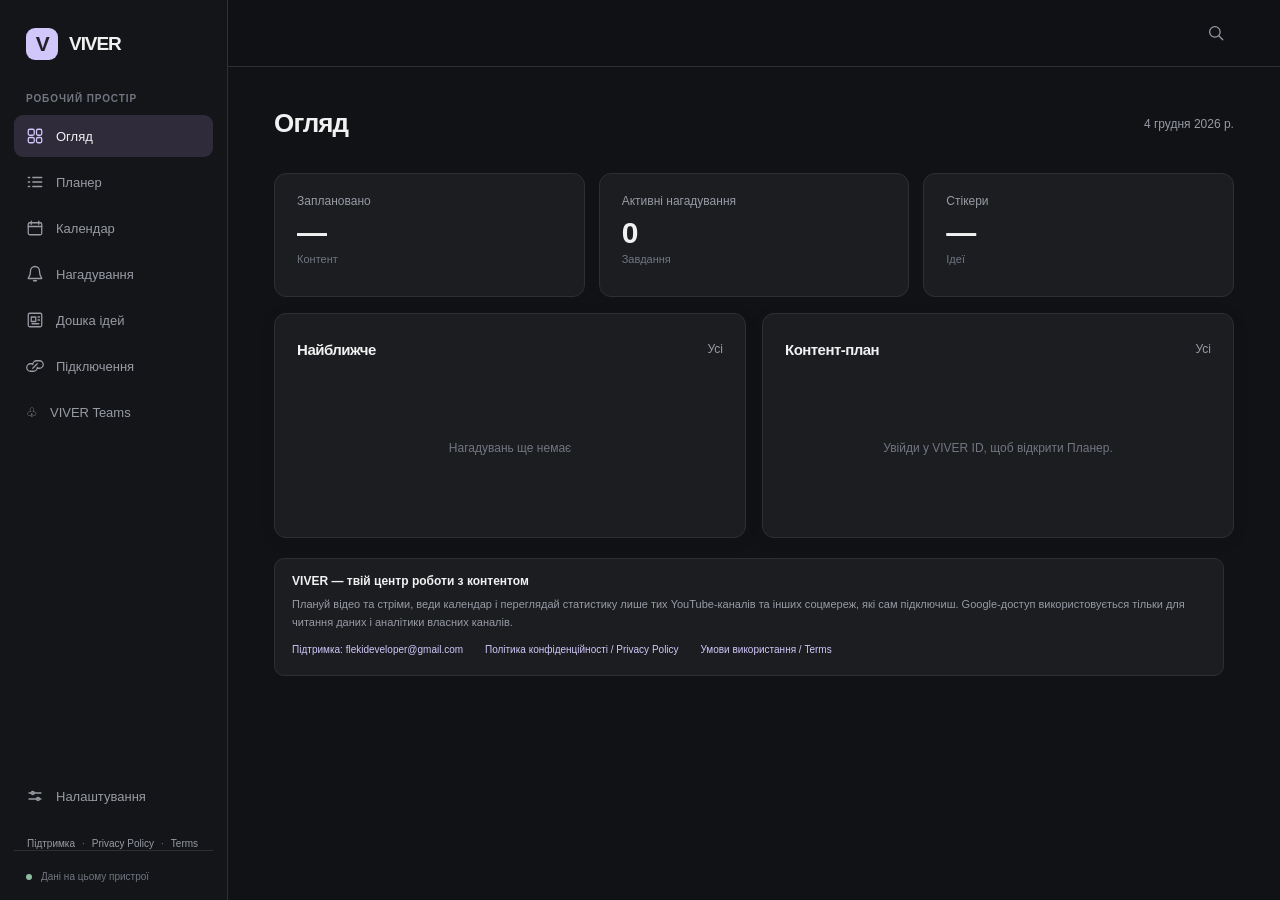
<file: index.html>
<!doctype html>
<html lang="uk" data-theme="dark">
<head>
<meta charset="utf-8">
<meta name="viewport" content="width=device-width, initial-scale=1">
<meta name="theme-color" content="#111215">
<meta http-equiv="Content-Security-Policy" content="default-src 'self'; script-src 'self'; connect-src 'self' https://viver-auth.flekideveloper.workers.dev https://viver-space.flekideveloper.workers.dev; img-src 'self' https: data:; style-src 'self' 'unsafe-inline'; object-src 'none'; base-uri 'self'; form-action 'self';">
<meta name="description" content="VIVER — creator dashboard для планування контенту, календаря й аналітики підключених YouTube, TikTok, Twitch та X акаунтів.">
<title>VIVER</title>
<link rel="icon" href="./favicon.svg" type="image/svg+xml">
<link rel="stylesheet" href="./style.css?v=14">
<link rel="stylesheet" href="./viver-next.css?v=1">
<script defer src="./app.js?v=9"></script>
<script defer src="./features.js?v=8"></script>
<script defer src="./connections.js?v=6"></script>
<script defer src="./youtube.js?v=5"></script>
<script defer src="./overview-analytics.js?v=5"></script>
<script defer src="./creator-studio.js?v=5"></script>
<script defer src="./platform-hub.js?v=5"></script>
<script defer src="./viver-space.js?v=3"></script>
<script defer src="./viver-tools.js?v=3"></script>
</head>
<body>
<svg class="sprites" aria-hidden="true" xmlns="http://www.w3.org/2000/svg">
<symbol id="i-home" viewBox="0 0 24 24"><rect x="3" y="3" width="8" height="8" rx="2"/><rect x="14" y="3" width="7" height="8" rx="2"/><rect x="3" y="14" width="8" height="7" rx="2"/><rect x="14" y="14" width="7" height="7" rx="2"/></symbol>
<symbol id="i-list" viewBox="0 0 24 24"><path d="M9 6h12M9 12h12M9 18h12M3 6h2M3 12h2M3 18h2"/></symbol>
<symbol id="i-calendar" viewBox="0 0 24 24"><rect x="3" y="5" width="18" height="16" rx="2"/><path d="M7 3v4m10-4v4M3 10h18"/></symbol>
<symbol id="i-bell" viewBox="0 0 24 24"><path d="M18 8a6 6 0 0 0-12 0c0 8-3 8-3 10h18c0-2-3-2-3-10Zm-8 13h4"/></symbol>
<symbol id="i-board" viewBox="0 0 24 24"><rect x="3" y="3" width="18" height="18" rx="2"/><path d="M7 8h6v6H7zM16 8h2m-2 4h2M8 17h9"/></symbol>
<symbol id="i-link" viewBox="0 0 24 24"><path d="M9 15l6-6M8 9H6a5 5 0 0 0 0 10h4a5 5 0 0 0 5-5m-6-4a5 5 0 0 1 5-5h4a5 5 0 0 1 0 10h-2"/></symbol>
<symbol id="i-settings" viewBox="0 0 24 24"><path d="M4 8h16M4 16h16"/><circle cx="9" cy="8" r="2"/><circle cx="16" cy="16" r="2"/></symbol>
<symbol id="i-search" viewBox="0 0 24 24"><circle cx="10.5" cy="10.5" r="7"/><path d="m16 16 5 5"/></symbol>
<symbol id="i-plus" viewBox="0 0 24 24"><path d="M12 4v16M4 12h16"/></symbol>
<symbol id="i-close" viewBox="0 0 24 24"><path d="M5 5l14 14M19 5 5 19"/></symbol>
<symbol id="i-edit" viewBox="0 0 24 24"><path d="M4 20h5L20 9a2.2 2.2 0 0 0-5-5L4 15v5Zm9-12 4 4"/></symbol>
<symbol id="i-check" viewBox="0 0 24 24"><path d="m4 12 5 5L20 6"/></symbol>
<symbol id="i-trash" viewBox="0 0 24 24"><path d="M4 7h16m-13 0 1 14h8l1-14M9 7V4h6v3"/></symbol>
<symbol id="i-download" viewBox="0 0 24 24"><path d="M12 3v13m-5-5 5 5 5-5M4 18v3h16v-3"/></symbol>
<symbol id="i-upload" viewBox="0 0 24 24"><path d="M12 16V3m-5 5 5-5 5 5M4 18v3h16v-3"/></symbol>
<symbol id="i-menu" viewBox="0 0 24 24"><path d="M4 7h16M4 12h16M4 17h16"/></symbol>
</svg>
<div class="layout">
<aside class="sidebar" id="sidebar" aria-label="Навігація">
 <div class="brand"><div class="logo">V</div><span>VIVER</span></div>
 <div class="nav-label" data-t="workspace">РОБОЧИЙ ПРОСТІР</div>
 <nav class="navigation">
  <button class="nav-item active" data-page="home" type="button"><svg><use href="#i-home"/></svg><span data-t="home">Огляд</span></button>
  <button class="nav-item" data-page="planner" type="button"><svg><use href="#i-list"/></svg><span data-t="planner">Планер</span></button>
  <button class="nav-item" data-page="calendar" type="button"><svg><use href="#i-calendar"/></svg><span data-t="calendar">Календар</span></button>
  <button class="nav-item" data-page="reminders" type="button"><svg><use href="#i-bell"/></svg><span data-t="reminders">Нагадування</span><span id="nav-reminder-count" class="nav-count" hidden></span></button>
  <button class="nav-item" data-page="board" type="button"><svg><use href="#i-board"/></svg><span data-t="board">Дошка ідей</span></button>
  <button class="nav-item" data-page="platforms" type="button"><svg><use href="#i-link"/></svg><span data-t="platforms">Статистика</span></button>
 </nav>
 <div class="sidebar-social" id="sidebar-social" hidden>
  <div class="nav-label" id="sidebar-social-heading">ПІДКЛЮЧЕНІ СОЦМЕРЕЖІ</div>
  <nav class="navigation social-side-navigation" id="social-sidebar-nav" aria-label="Підключені соцмережі"></nav>
 </div>
 <div class="sidebar-bottom"><button class="nav-item" data-page="settings" type="button"><svg><use href="#i-settings"/></svg><span data-t="settings">Налаштування</span></button><nav class="legal-nav" aria-label="Правова інформація"><a href="mailto:flekideveloper@gmail.com">Підтримка</a><span aria-hidden="true">·</span><a href="./privacy.html" target="_blank" rel="noopener">Privacy Policy</a><span aria-hidden="true">·</span><a href="./terms.html" target="_blank" rel="noopener">Terms</a></nav><div class="local-label"><span class="local-dot"></span><span data-t="local">Дані на цьому пристрої</span></div></div>
</aside>
<div class="scrim" id="scrim"></div>
<div class="content-shell">
 <header class="topbar">
  <div class="topbar-left"><button id="menu" class="icon-button mobile-menu" type="button" aria-label="Меню"><svg><use href="#i-menu"/></svg></button><strong id="page-heading">Огляд</strong></div>
  <div class="topbar-right"><button id="search-open" class="icon-button" type="button" aria-label="Пошук" title="Пошук • Ctrl+K"><svg><use href="#i-search"/></svg></button></div>
 </header>
 <main id="main" tabindex="-1">
  <section class="page active" id="page-home">
   <div class="page-title"><h1 data-t="overviewTitle">Огляд</h1><span id="today"></span></div>
   <div class="overview-stats">
    <button class="stat" data-goto="planner" type="button"><span data-t="scheduled">Заплановано</span><strong id="stat-plans">0</strong><small data-t="content">Контент</small></button>
    <button class="stat" data-goto="reminders" type="button"><span data-t="openTasks">Активні нагадування</span><strong id="stat-reminders">0</strong><small data-t="tasks">Завдання</small></button>
    <button class="stat" data-goto="board" type="button"><span data-t="notes">Стікери</span><strong id="stat-notes">0</strong><small data-t="ideas">Ідеї</small></button>
   </div>
   <div class="overview-grid">
    <div class="panel"><div class="panel-title"><h2 data-t="upcoming">Найближче</h2><button class="text-button" type="button" data-goto="reminders" data-t="viewAll">Усі</button></div><div id="home-reminders" class="compact-list"></div></div>
    <div class="panel"><div class="panel-title"><h2 data-t="contentPlan">Контент-план</h2><button class="text-button" type="button" data-goto="planner" data-t="viewAll">Усі</button></div><div id="home-plans" class="compact-list"></div></div>
   </div>
   <div class="viver-public-about" aria-label="About VIVER">
    <strong>VIVER — твій центр роботи з контентом</strong>
    <p>Плануй відео та стріми, веди календар і переглядай статистику лише тих YouTube-каналів та інших соцмереж, які сам підключиш. Google-доступ використовується тільки для читання даних і аналітики власних каналів.</p>
    <a href="mailto:flekideveloper@gmail.com">Підтримка: flekideveloper@gmail.com</a>
    <a href="./privacy.html" target="_blank" rel="noopener">Політика конфіденційності / Privacy Policy</a>
    <a href="./terms.html" target="_blank" rel="noopener">Умови використання / Terms</a>
   </div>
  </section>
  <section class="page" id="page-planner">
   <div class="page-title"><h1 data-t="planner">Планер</h1><div class="planner-header"><span id="plan-count" class="count"></span><div class="segmented" id="plan-modes"><button type="button" data-plan-mode="list" class="active" data-t="listMode">Список</button><button type="button" data-plan-mode="board" data-t="kanbanMode">Етапи</button></div><button type="button" class="primary-button" id="plan-new-top"><svg><use href="#i-plus"/></svg><span data-t="newPost">Новий запис</span></button></div></div>
   <div class="workspace-grid" id="planner-layout">
    <div class="panel form-panel" id="plan-editor" hidden><h2 id="plan-form-heading" data-t="newPost">Новий запис</h2>
     <form id="plan-form">
      <label><span data-t="title">Назва</span><input id="plan-title" maxlength="110" required placeholder="Назва відео або стриму" data-ph="contentPlaceholder"></label>
      <div class="two-fields"><label><span data-t="platform">Платформа</span><select id="plan-platform"><option value="youtube">YouTube</option><option value="tiktok">TikTok</option><option value="twitch">Twitch</option><option value="x">X</option><option value="other" data-t="other">Інше</option></select></label>
      <label><span data-t="stage">Стан</span><select id="plan-status"><option value="idea" data-t="idea">Ідея</option><option value="draft" data-t="draft">У процесі</option><option value="script" data-t="script">Сценарій</option><option value="record" data-t="record">Запис</option><option value="edit" data-t="editing">Монтаж</option><option value="ready" data-t="ready">Готово</option><option value="published" data-t="published">Опубліковано</option></select></label></div>
      <label><span data-t="date">Дата й час</span><input id="plan-date" type="datetime-local" required></label>
      <label><span data-t="details">Нотатка</span><textarea id="plan-notes" maxlength="350" rows="3" placeholder="Необов’язково" data-ph="optional"></textarea></label>
      <div class="form-actions"><button class="primary-button" id="plan-save" type="submit" data-t="addPost">Додати запис</button><button class="quiet-button" id="plan-cancel" type="button" hidden data-t="cancel">Скасувати</button></div>
     </form>
    </div>
    <div class="panel list-panel"><div class="panel-title"><h2 data-t="myContent">Мій контент</h2><select class="mini-select" id="plan-filter" aria-label="Фільтр"><option value="all" data-t="all">Усі</option><option value="idea" data-t="idea">Ідея</option><option value="draft" data-t="draft">У процесі</option><option value="script" data-t="script">Сценарій</option><option value="record" data-t="record">Запис</option><option value="edit" data-t="editing">Монтаж</option><option value="ready" data-t="ready">Готово</option><option value="published" data-t="published">Опубліковано</option></select></div><div id="plan-list" class="item-list"></div></div>
   </div>
   <div class="panel planner-visual" id="planner-visual" hidden><div class="planner-visual-top"><span class="visual-caption" data-t="dragStages">Перетягуй картки між етапами</span><button class="secondary-button" type="button" id="planner-new">+ <span data-t="newPost">Новий запис</span></button></div><div id="planner-visual-content"></div></div>
  </section>
  <section class="page" id="page-calendar">
   <div class="page-title"><h1 data-t="calendar">Календар</h1><div class="calendar-top-actions"><button type="button" class="secondary-button" id="calendar-add-plan"><svg><use href="#i-plus"/></svg><span data-t="newPost">Новий запис</span></button></div></div>
   <div class="calendar-page-layout">
    <div class="panel calendar-page-panel">
     <div class="calendar-nav" id="calendar-nav"><div class="calendar-month-steps"><button type="button" class="icon-button" id="calendar-prev" aria-label="Попередній місяць">‹</button><strong id="calendar-month"></strong><button type="button" class="icon-button" id="calendar-next" aria-label="Наступний місяць">›</button></div><button type="button" class="secondary-button" id="calendar-today" data-t="today">Сьогодні</button></div>
     <div id="calendar-content"></div>
    </div>
    <aside class="panel calendar-agenda" aria-label="Події обраного дня">
      <div class="agenda-head"><h2 id="calendar-selected-date"></h2><button type="button" class="icon-button" id="calendar-add-reminder" title="Нове нагадування" aria-label="Нове нагадування"><svg><use href="#i-plus"/></svg></button></div>
      <div id="calendar-day-items" class="agenda-items"></div>
    </aside>
   </div>
  </section>
  <section class="page" id="page-reminders">
   <div class="page-title"><h1 data-t="reminders">Нагадування</h1><div class="row-buttons"><button type="button" class="secondary-button" id="enable-alerts" title="Сповіщення працюють, поки вкладка відкрита"><svg><use href="#i-bell"/></svg><span data-t="alerts">Сповіщення</span></button><button type="button" class="primary-button" id="reminder-new-top"><svg><use href="#i-plus"/></svg><span data-t="newReminder">Нове нагадування</span></button></div></div>
   <div class="workspace-grid" id="reminder-layout">
    <div class="panel form-panel" id="reminder-editor" hidden><h2 id="reminder-form-heading" data-t="newReminder">Нове нагадування</h2>
     <form id="reminder-form">
      <label><span data-t="title">Назва</span><input id="reminder-title" maxlength="110" required placeholder="Що потрібно зробити?" data-ph="taskPlaceholder"></label>
      <label><span data-t="date">Дата й час</span><input id="reminder-due" type="datetime-local" required></label>
      <label><span data-t="repeatLabel">Повторення</span><select id="reminder-repeat"><option value="none" data-t="noRepeat">Без повторення</option><option value="daily" data-t="daily">Щодня</option><option value="weekly" data-t="weekly">Щотижня</option><option value="monthly" data-t="monthly">Щомісяця</option><option value="weekdays" data-t="selectedDays">Вибрані дні</option></select></label>
      <fieldset id="reminder-weekdays" class="weekday-picker" hidden><legend data-t="chooseDays">Дні тижня</legend><label><input type="checkbox" value="1">Пн</label><label><input type="checkbox" value="2">Вт</label><label><input type="checkbox" value="3">Ср</label><label><input type="checkbox" value="4">Чт</label><label><input type="checkbox" value="5">Пт</label><label><input type="checkbox" value="6">Сб</label><label><input type="checkbox" value="0">Нд</label></fieldset>
      <label><span data-t="priority">Пріоритет</span><select id="reminder-priority"><option value="normal" data-t="normal">Звичайний</option><option value="high" data-t="high">Високий</option><option value="low" data-t="low">Низький</option></select></label>
      <div class="form-actions"><button class="primary-button" id="reminder-save" type="submit" data-t="addReminder">Додати</button><button class="quiet-button" id="reminder-cancel" type="button" hidden data-t="cancel">Скасувати</button></div>
     </form>
    </div>
    <div class="panel list-panel"><div class="panel-title"><h2 data-t="myReminders">Мої нагадування</h2><div class="tabs" id="reminder-tabs"><button class="active" data-filter="open" type="button" data-t="open">Активні</button><button data-filter="all" type="button" data-t="all">Усі</button><button data-filter="done" type="button" data-t="done">Готові</button></div></div><div id="reminder-list" class="item-list"></div></div>
   </div>
  </section>
  <section class="page" id="page-board">
   <div class="page-title"><h1 data-t="board">Дошка ідей</h1><span id="note-count" class="count"></span></div>
   <div class="board-frame">
    <div class="board-toolbar">
     <div class="board-toolgroup"><button type="button" class="primary-button" id="add-note"><svg><use href="#i-plus"/></svg><span data-t="sticky">Стікер</span></button><div class="color-list" id="note-colors" aria-label="Колір стікера">
      <button type="button" class="swatch selected" data-color="yellow" style="--color:#ffdf82" title="Жовтий" aria-label="Жовтий"></button>
      <button type="button" class="swatch" data-color="pink" style="--color:#f9b8c4" title="Рожевий" aria-label="Рожевий"></button>
      <button type="button" class="swatch" data-color="lavender" style="--color:#cdbdfa" title="Фіолетовий" aria-label="Фіолетовий"></button>
      <button type="button" class="swatch" data-color="mint" style="--color:#aae7c8" title="М’ятний" aria-label="М’ятний"></button>
      <button type="button" class="swatch" data-color="blue" style="--color:#acdaff" title="Синій" aria-label="Синій"></button>
      <button type="button" class="swatch" data-color="peach" style="--color:#facaa3" title="Персиковий" aria-label="Персиковий"></button>
     </div><select id="board-group-filter" class="mini-select" aria-label="Групи"><option value="all" data-t="allGroups">Усі групи</option></select></div>
     <div class="zoom-controls"><button type="button" id="zoom-out" aria-label="Зменшити">−</button><span id="zoom-label">100%</span><button type="button" id="zoom-in" aria-label="Збільшити">+</button></div>
    </div>
    <div class="board-scroll" id="board-scroll">
     <div class="board-sizer" id="board-sizer"><div class="board-surface" id="board-surface"><svg class="board-connections" id="board-connections" width="1560" height="960" viewBox="0 0 1560 960" aria-hidden="true"></svg><div class="notes-layer" id="notes-layer"></div><div class="board-empty" id="board-empty"><span class="empty-sticky">+</span><strong data-t="emptyBoard">Тут починаються ідеї</strong><button class="quiet-button" id="empty-add" type="button" data-t="addFirst">Додати стікер</button></div></div></div>
    </div>
   </div>
   <input type="file" accept="image/*" id="note-image-input" hidden>
  </section>
  <section class="page" id="page-platforms">
   <div class="page-title"><h1 data-t="platforms">Статистика</h1></div>
   <div class="panel connections-panel"><div class="panel-title"><h2 data-t="accountConnections">Підключені акаунти</h2></div>
    <div class="connection-grid" id="viver-accounts" aria-live="polite"></div>
    <p class="connection-info" id="account-status-info"></p>
   </div>
  </section>

  <section class="page social-network-page" id="page-youtube" aria-hidden="true">
   <div class="page-title"><h1>YouTube</h1></div>
   <section class="youtube-accounts-switcher" id="youtube-accounts-switcher" hidden aria-label="Твої YouTube-канали">
     <div class="youtube-switcher-heading"><div><strong id="youtube-accounts-title">Мої YouTube-канали</strong><small id="youtube-accounts-limit">1 із 3</small></div><button type="button" class="secondary-button" id="youtube-add-channel">+ <span id="youtube-add-channel-label">Додати канал</span></button></div>
     <div id="youtube-channel-options" class="youtube-channel-options" role="group" aria-label="Обрати YouTube-канал"></div>
   </section>
   <section class="panel youtube-live-panel" id="youtube-live-panel" data-platform-section="youtube" aria-label="Статистика YouTube" hidden>
    <div class="panel-title">
     <div class="youtube-heading"><span class="youtube-heading-mark">▶</span><h2> YouTube · <span id="youtube-section-title">Канал</span></h2></div>
     <button type="button" class="secondary-button" id="youtube-refresh"><span aria-hidden="true">↻</span><span id="youtube-refresh-text">Оновити</span></button>
    </div>
    <div class="youtube-status" id="youtube-live-status" role="status" aria-live="polite"></div>
    <div class="youtube-live-data" id="youtube-live-data" hidden>
      <div class="youtube-channel-profile" id="youtube-channel-profile"></div>
      <div class="youtube-live-metrics" id="youtube-live-metrics"></div>
      <div class="youtube-history" id="youtube-history" hidden></div>
      <div class="youtube-latest" id="youtube-latest"></div>
      <div class="youtube-foot" id="youtube-live-foot"></div>
    </div>
   </section>
   <section class="creator-overview" id="creator-overview" aria-label="Аналітика соцмереж">
    <div class="creator-overview-top">
      <div><h2 id="creator-overview-title">Аналітика соцмереж</h2><p id="creator-overview-subtitle">Показники підключених акаунтів</p></div>
      <button class="secondary-button creator-refresh" type="button" id="creator-refresh"><span aria-hidden="true">↻</span><span id="creator-refresh-label">Оновити</span></button>
    </div>
    <div id="creator-overview-content" aria-live="polite" class="creator-overview-content"></div>
   </section>
   <section class="creator-home-tools" id="creator-home-tools" hidden aria-label="Цілі й сповіщення"><div id="creator-home-goals"></div><div id="creator-home-alerts"></div></section>
   <section class="panel studio-panel" id="studio-panel" data-platform-section="youtube" hidden aria-label="Creator Studio YouTube">
    <div class="studio-head">
      <div><h2 id="studio-heading">Мій YouTube · Creator Studio</h2><p id="studio-caption">Відео, планер, цілі, події й порівняння</p></div>
      <button class="secondary-button" type="button" id="studio-reload">↻ <span id="studio-reload-text">Оновити</span></button>
    </div>
    <div class="studio-tabs" id="studio-tabs" role="tablist" aria-label="Вкладки Creator Studio">
      <button role="tab" type="button" class="active" aria-selected="true" data-studio-tab="videos">Відео</button>
      <button role="tab" type="button" aria-selected="false" data-studio-tab="planner">Планер</button>
      <button role="tab" type="button" aria-selected="false" data-studio-tab="goals">Цілі</button>
      <button role="tab" type="button" aria-selected="false" data-studio-tab="alerts">Сповіщення <span id="studio-alert-count" hidden></span></button>
      <button role="tab" type="button" aria-selected="false" data-studio-tab="compare">Порівняння</button>
    </div>
    <div class="studio-body" id="studio-body" role="tabpanel" aria-live="polite"></div>
   </section>

  </section>
  <section class="page social-network-page" id="page-tiktok" aria-hidden="true">
   <div class="page-title"><h1>TikTok</h1></div>
   <section class="youtube-accounts-switcher" id="tiktok-accounts-switcher" hidden aria-label="Твої TikTok-акаунти">
     <div class="youtube-switcher-heading"><div><strong id="tiktok-accounts-title">Мої TikTok-акаунти</strong><small id="tiktok-accounts-limit">1 / 3</small></div><button type="button" class="secondary-button" id="tiktok-add-account">+ <span id="tiktok-add-account-label">Додати акаунт</span></button></div>
     <div id="tiktok-account-options" class="youtube-channel-options" role="group" aria-label="Обрати TikTok-акаунт"></div>
   </section>
   <div class="social-network-mount" id="social-mount-tiktok">   <section class="panel social-studio-panel" id="social-studio-panel" data-platform-section="social" hidden>
    <div class="social-studio-head"><div><h2 id="social-studio-title">Платформа</h2><p id="social-studio-subtitle">Аналітика підключеного акаунта</p></div>
      <button type="button" class="secondary-button" id="social-studio-reload">↻ <span id="social-studio-reload-label">Оновити</span></button>
    </div>
    <div class="social-studio-tabs" id="social-studio-tabs" role="tablist" aria-label="Інструменти платформи"></div>
    <div class="social-studio-content" id="social-studio-content" role="tabpanel" aria-live="polite"></div>
   </section>
</div>
  </section>
  <section class="page social-network-page" id="page-twitch" aria-hidden="true">
   <div class="page-title"><h1>Twitch</h1></div>
   <div class="social-network-mount" id="social-mount-twitch"></div>
  </section>
  <section class="page social-network-page" id="page-x" aria-hidden="true">
   <div class="page-title"><h1>X</h1></div>
   <div class="social-network-mount" id="social-mount-x"></div>
  </section>
  <section class="page" id="page-settings">
   <div class="page-title"><h1 data-t="settings">Налаштування</h1></div>
   <div class="settings-stack">
    <div class="setting-row theme-setting-row"><div><strong data-t="appearance">Вигляд</strong></div><div class="theme-grid" id="theme-buttons" role="group" aria-label="Тема оформлення">
      <button type="button" class="theme-option active" data-theme-option="dark" aria-pressed="true"><span class="theme-preview preview-dark"><i></i><b></b></span><span data-t="dark">Темна</span></button>
      <button type="button" class="theme-option" data-theme-option="light" aria-pressed="false"><span class="theme-preview preview-light"><i></i><b></b></span><span data-t="light">Світла</span></button>
      <button type="button" class="theme-option" data-theme-option="gray" aria-pressed="false"><span class="theme-preview preview-gray"><i></i><b></b></span><span data-t="gray">Сіра</span></button>
      <button type="button" class="theme-option" data-theme-option="cosmic" aria-pressed="false"><span class="theme-preview preview-cosmic"><i></i><b></b></span><span data-t="cosmic">Космічна</span></button>
     </div></div>
    <div class="setting-row"><div><strong data-t="language">Мова</strong></div><select id="language" aria-label="Мова"><option value="uk">Українська</option><option value="en">English</option></select></div>
    <div class="setting-row"><div><strong data-t="backup">Резервна копія</strong></div><div class="row-buttons"><button type="button" class="secondary-button" id="export"><svg><use href="#i-download"/></svg><span data-t="export">Експорт</span></button><label class="secondary-button file-button" for="import"><svg><use href="#i-upload"/></svg><span data-t="import">Імпорт</span><input id="import" type="file" accept=".json,application/json" hidden></label></div></div>
    <div class="setting-row danger"><div><strong data-t="reset">Видалити локальні дані</strong></div><button type="button" class="danger-button" id="reset" data-t="delete">Видалити</button></div>
   </div>
   <p class="settings-footnote" data-t="storageNotice">Нагадування, планер і стікери зберігаються лише в цьому браузері.</p>
   <details class="imported-reports-collapse" id="imported-reports-collapse">
     <summary id="imported-reports-summary">Імпортовані CSV/JSON звіти <span>⌄</span></summary>
   <div class="panel analytics-panel"><div class="panel-title"><h2 data-t="statistics">Звіти</h2><div class="row-buttons"><button class="secondary-button" id="report-template" type="button" data-t="sampleCsv">Шаблон CSV</button><label class="secondary-button file-button" for="report-import"><svg><use href="#i-upload"/></svg><span data-t="importReport">Імпорт звіту</span><input id="report-import" type="file" accept=".csv,.json,text/csv,application/json" hidden></label></div></div>
    <div class="analytics-filters"><label><span data-t="platform">Платформа</span><select id="analytics-provider"><option value="youtube">YouTube</option><option value="tiktok">TikTok</option><option value="twitch">Twitch</option><option value="x">X</option></select></label><label><span data-t="metric">Показник</span><select id="analytics-metric"><option value="views" data-t="views">Перегляди</option><option value="followers" data-t="followers">Підписники</option><option value="likes" data-t="likes">Вподобання</option><option value="comments" data-t="comments">Коментарі</option><option value="shares" data-t="shares">Поширення</option></select></label></div>
    <div class="analytics-chart" id="analytics-chart"></div>
    <div class="analytics-bottom"><small data-t="reportNote">Статистика лише з імпортованих звітів. Автоматичне підключення соцмереж ще недоступне.</small><button id="analytics-clear" type="button" class="text-button" data-t="clearReports">Видалити звіти</button></div>
   </div>
   </details>
  </section>
 </main>
</div>
</div>
<dialog id="note-details-dialog" class="note-details-dialog" aria-labelledby="note-details-title">
 <form id="note-details-form" method="dialog">
  <div class="note-dialog-heading"><h2 id="note-details-title" data-t="noteDetails">Деталі стікера</h2><button type="button" class="icon-button" id="note-details-close" aria-label="Закрити"><svg><use href="#i-close"/></svg></button></div>
  <label><span data-t="noteGroup">Група</span><input id="note-details-group" maxlength="36" placeholder="Необов'язково" data-ph="optional" autocomplete="off"></label>
  <label><span data-t="noteLink">Посилання (HTTPS)</span><input id="note-details-link" type="url" maxlength="500" placeholder="https://…" autocomplete="off"></label>
  <div class="form-actions"><button type="submit" class="primary-button" id="note-details-save" data-t="saveChanges">Зберегти зміни</button><button type="button" class="quiet-button" id="note-details-cancel" data-t="cancel">Скасувати</button></div>
 </form>
</dialog>
<div class="toast" id="toast" role="status" aria-live="polite"></div>
<dialog id="search-dialog" class="search-dialog"><div class="search-top"><svg><use href="#i-search"/></svg><input type="search" id="search-input" placeholder="Знайти в моїх записах…" data-ph="searchPlaceholder" autocomplete="off"><button class="icon-button" type="button" id="search-close" aria-label="Закрити"><svg><use href="#i-close"/></svg></button></div><div class="search-results" id="search-results"></div><div class="search-footer">Esc · <span data-t="close">Закрити</span></div></dialog>
</body>
</html>
</file>
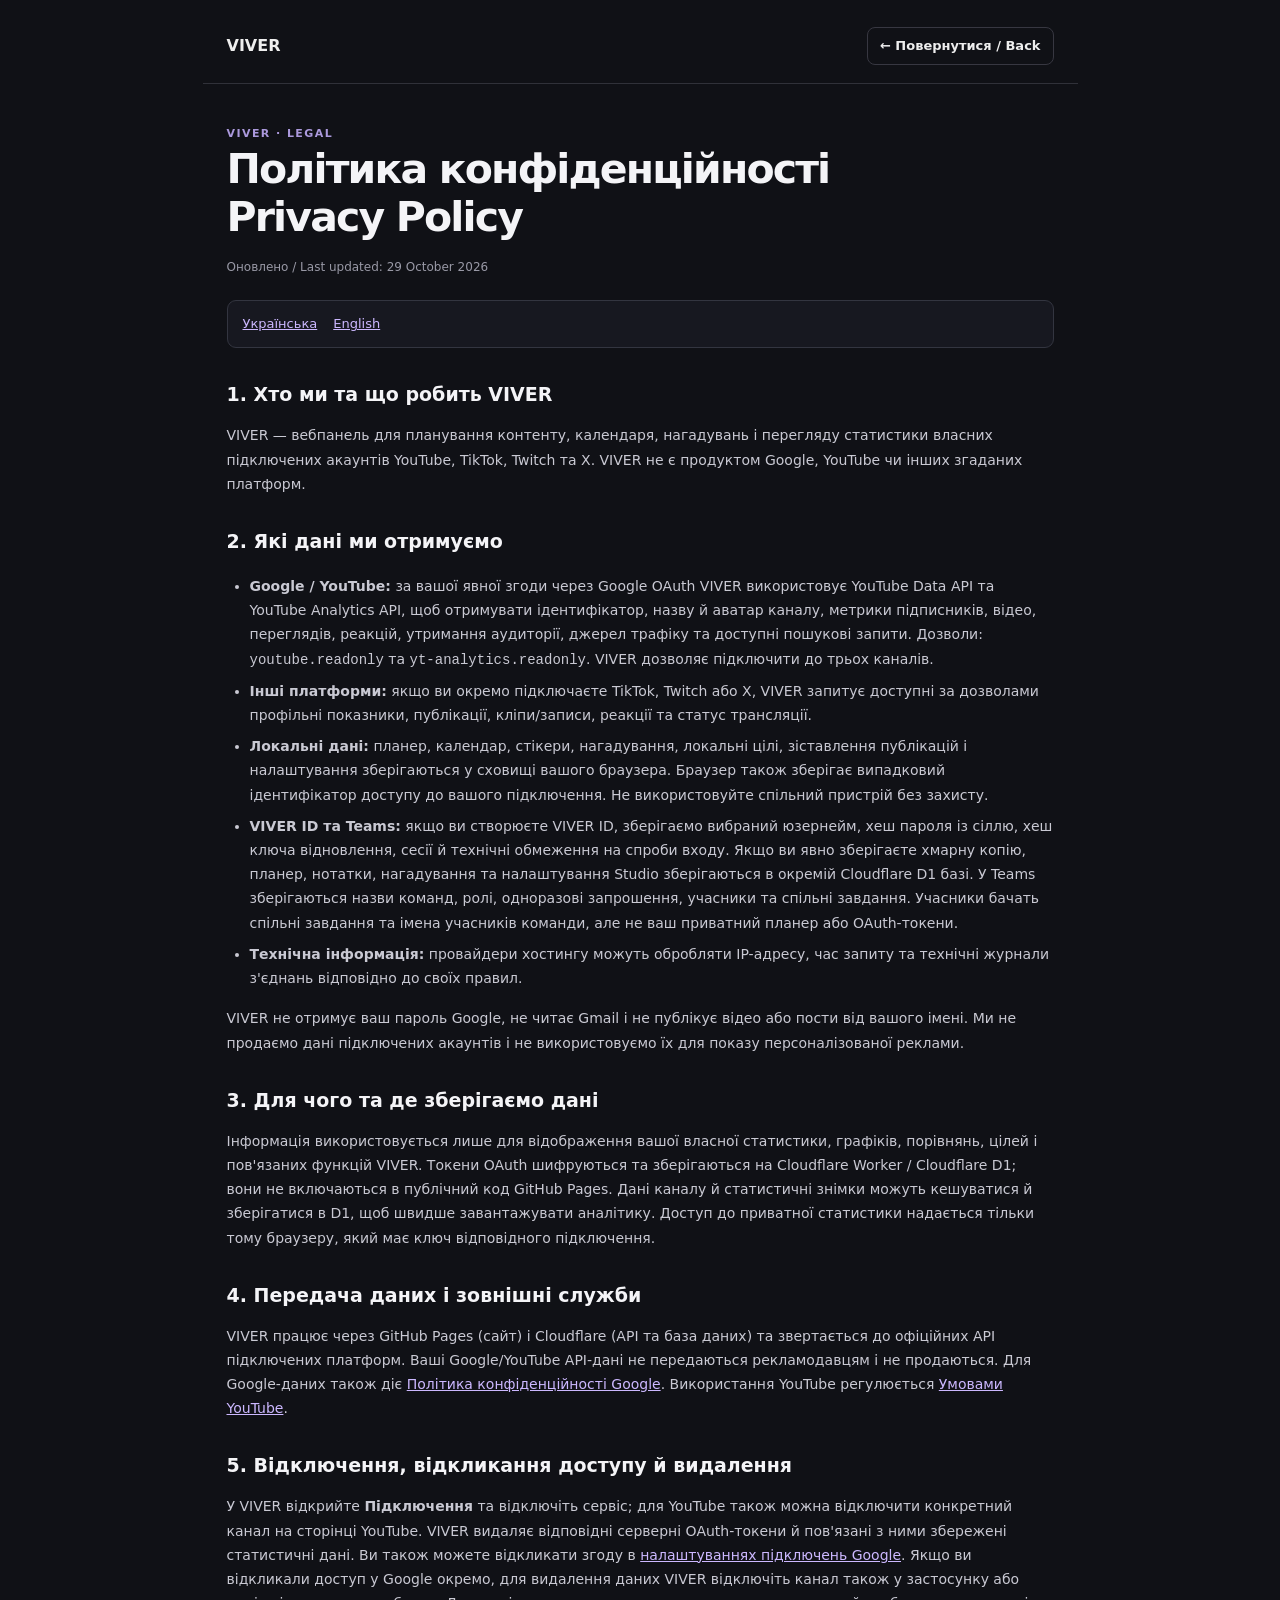
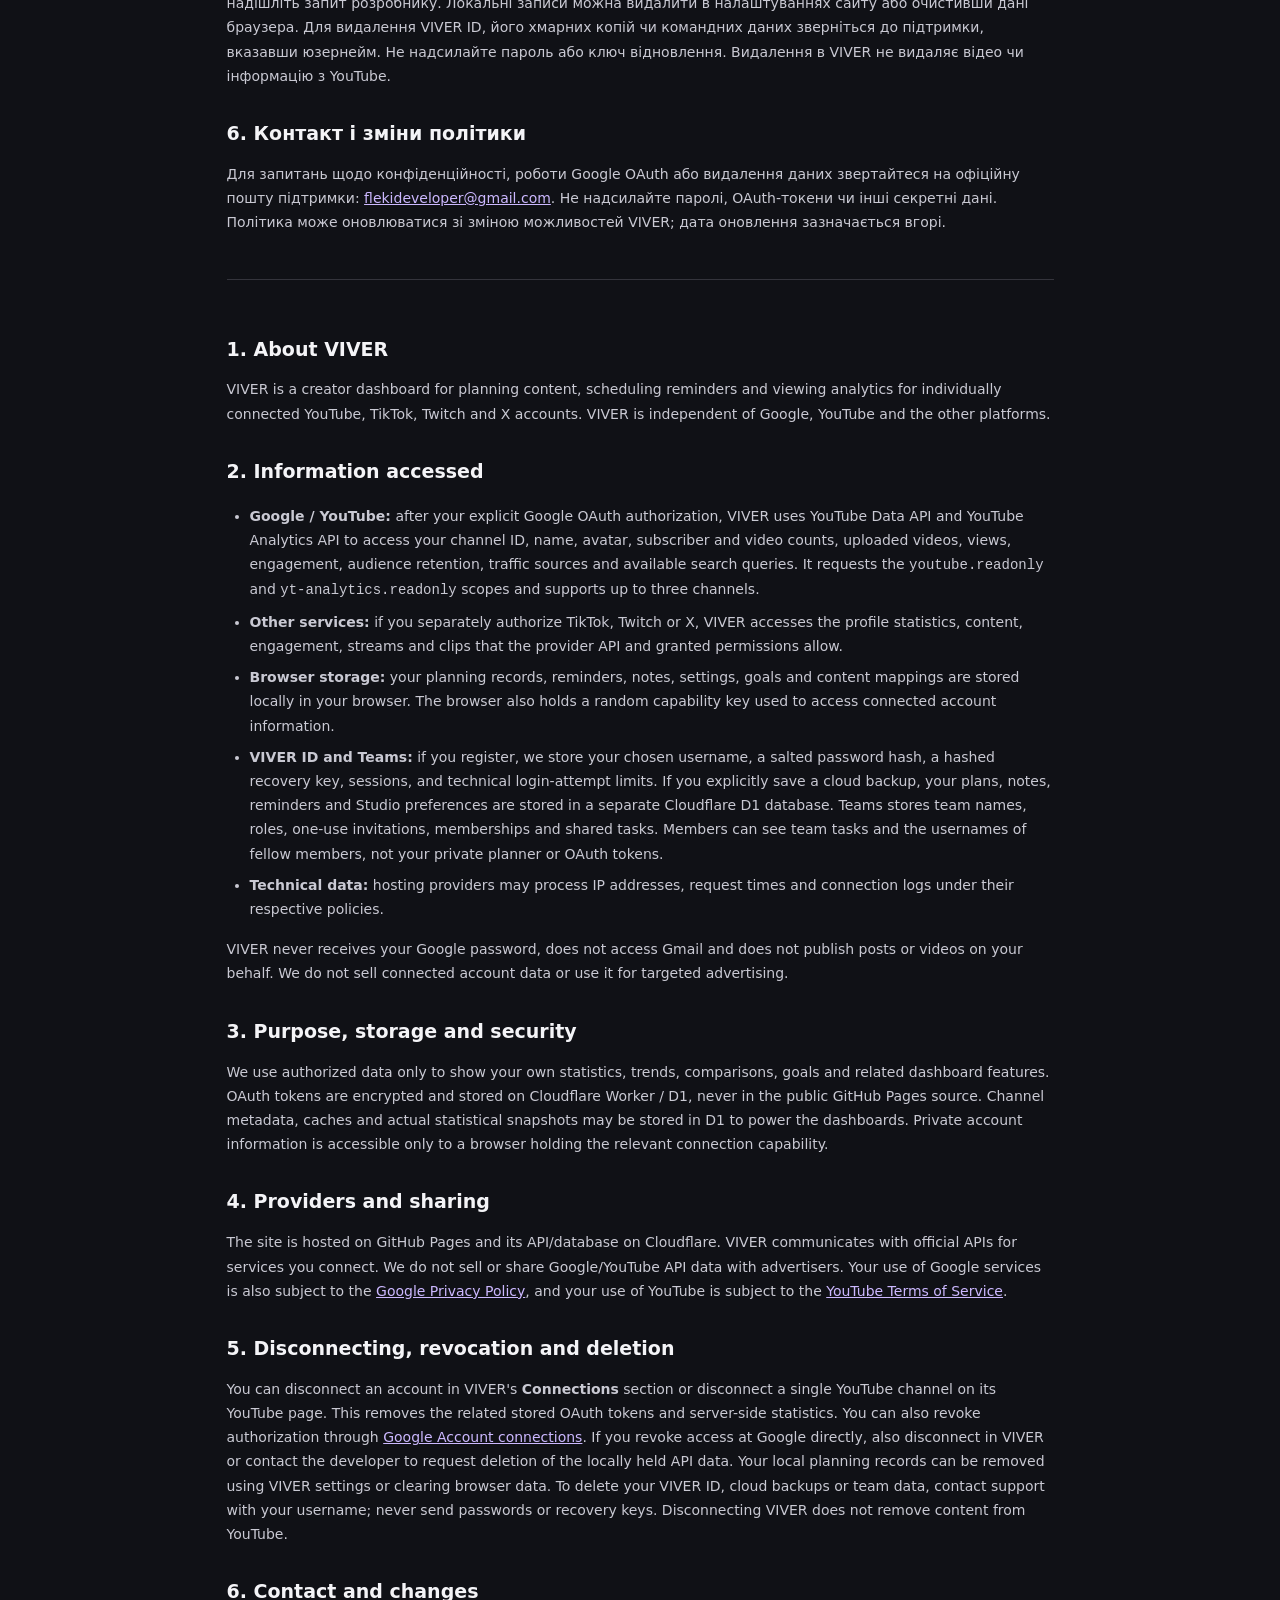
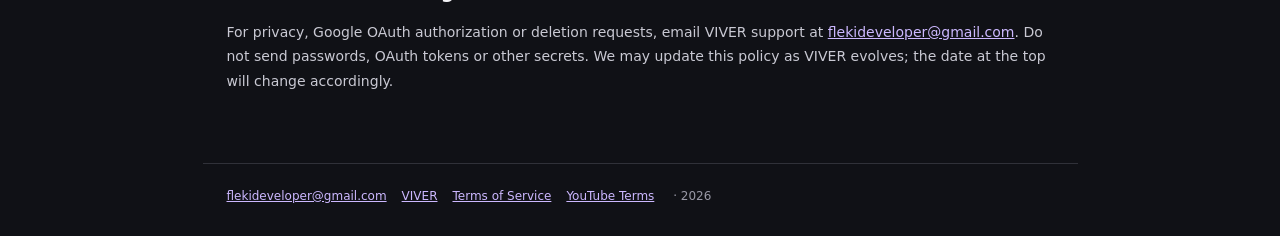
<file: privacy.html>
<!doctype html>
<html lang="uk">
<head>
<meta charset="utf-8"><meta name="viewport" content="width=device-width,initial-scale=1">
<meta name="robots" content="index,follow">
<meta name="description" content="Політика конфіденційності VIVER. Як VIVER використовує Google, YouTube та інші дані підключених акаунтів.">
<title>Privacy Policy · Політика конфіденційності — VIVER</title>
<link rel="icon" href="./favicon.svg" type="image/svg+xml">
<link rel="stylesheet" href="./legal.css">
</head>
<body>
<header><a href="./">VIVER</a><a class="back" href="./">← Повернутися / Back</a></header>
<main>
<span class="eyebrow">VIVER · Legal</span>
<h1>Політика конфіденційності<br>Privacy Policy</h1>
<p class="updated">Оновлено / Last updated: 29 October 2026</p>
<div class="langs"><a href="#uk">Українська</a><a href="#en">English</a></div>
<section class="language" id="uk" lang="uk">
<h2>1. Хто ми та що робить VIVER</h2>
<p>VIVER — вебпанель для планування контенту, календаря, нагадувань і перегляду статистики власних підключених акаунтів YouTube, TikTok, Twitch та X. VIVER не є продуктом Google, YouTube чи інших згаданих платформ.</p>
<h2>2. Які дані ми отримуємо</h2>
<ul>
<li><strong>Google / YouTube:</strong> за вашої явної згоди через Google OAuth VIVER використовує YouTube Data API та YouTube Analytics API, щоб отримувати ідентифікатор, назву й аватар каналу, метрики підписників, відео, переглядів, реакцій, утримання аудиторії, джерел трафіку та доступні пошукові запити. Дозволи: <code>youtube.readonly</code> та <code>yt-analytics.readonly</code>. VIVER дозволяє підключити до трьох каналів.</li>
<li><strong>Інші платформи:</strong> якщо ви окремо підключаєте TikTok, Twitch або X, VIVER запитує доступні за дозволами профільні показники, публікації, кліпи/записи, реакції та статус трансляції.</li>
<li><strong>Локальні дані:</strong> планер, календар, стікери, нагадування, локальні цілі, зіставлення публікацій і налаштування зберігаються у сховищі вашого браузера. Браузер також зберігає випадковий ідентифікатор доступу до вашого підключення. Не використовуйте спільний пристрій без захисту.</li>
<li><strong>VIVER ID та Teams:</strong> якщо ви створюєте VIVER ID, зберігаємо вибраний юзернейм, хеш пароля із сіллю, хеш ключа відновлення, сесії й технічні обмеження на спроби входу. Якщо ви явно зберігаєте хмарну копію, планер, нотатки, нагадування та налаштування Studio зберігаються в окремій Cloudflare D1 базі. У Teams зберігаються назви команд, ролі, одноразові запрошення, учасники та спільні завдання. Учасники бачать спільні завдання та імена учасників команди, але не ваш приватний планер або OAuth-токени.</li>
<li><strong>Технічна інформація:</strong> провайдери хостингу можуть обробляти IP-адресу, час запиту та технічні журнали з'єднань відповідно до своїх правил.</li>
</ul>
<p>VIVER не отримує ваш пароль Google, не читає Gmail і не публікує відео або пости від вашого імені. Ми не продаємо дані підключених акаунтів і не використовуємо їх для показу персоналізованої реклами.</p>
<h2>3. Для чого та де зберігаємо дані</h2>
<p>Інформація використовується лише для відображення вашої власної статистики, графіків, порівнянь, цілей і пов'язаних функцій VIVER. Токени OAuth шифруються та зберігаються на Cloudflare Worker / Cloudflare D1; вони не включаються в публічний код GitHub Pages. Дані каналу й статистичні знімки можуть кешуватися й зберігатися в D1, щоб швидше завантажувати аналітику. Доступ до приватної статистики надається тільки тому браузеру, який має ключ відповідного підключення.</p>
<h2>4. Передача даних і зовнішні служби</h2>
<p>VIVER працює через GitHub Pages (сайт) і Cloudflare (API та база даних) та звертається до офіційних API підключених платформ. Ваші Google/YouTube API-дані не передаються рекламодавцям і не продаються. Для Google-даних також діє <a href="https://policies.google.com/privacy" target="_blank" rel="noopener noreferrer">Політика конфіденційності Google</a>. Використання YouTube регулюється <a href="https://www.youtube.com/t/terms" target="_blank" rel="noopener noreferrer">Умовами YouTube</a>.</p>
<h2>5. Відключення, відкликання доступу й видалення</h2>
<p>У VIVER відкрийте <strong>Підключення</strong> та відключіть сервіс; для YouTube також можна відключити конкретний канал на сторінці YouTube. VIVER видаляє відповідні серверні OAuth-токени й пов'язані з ними збережені статистичні дані. Ви також можете відкликати згоду в <a href="https://myaccount.google.com/connections" target="_blank" rel="noopener noreferrer">налаштуваннях підключень Google</a>. Якщо ви відкликали доступ у Google окремо, для видалення даних VIVER відключіть канал також у застосунку або надішліть запит розробнику. Локальні записи можна видалити в налаштуваннях сайту або очистивши дані браузера. Для видалення VIVER ID, його хмарних копій чи командних даних зверніться до підтримки, вказавши юзернейм. Не надсилайте пароль або ключ відновлення. Видалення в VIVER не видаляє відео чи інформацію з YouTube.</p>
<h2>6. Контакт і зміни політики</h2>
<p>Для запитань щодо конфіденційності, роботи Google OAuth або видалення даних звертайтеся на офіційну пошту підтримки: <a href="mailto:flekideveloper@gmail.com">flekideveloper@gmail.com</a>. Не надсилайте паролі, OAuth-токени чи інші секретні дані. Політика може оновлюватися зі зміною можливостей VIVER; дата оновлення зазначається вгорі.</p>
</section>
<section class="language" id="en" lang="en">
<h2>1. About VIVER</h2>
<p>VIVER is a creator dashboard for planning content, scheduling reminders and viewing analytics for individually connected YouTube, TikTok, Twitch and X accounts. VIVER is independent of Google, YouTube and the other platforms.</p>
<h2>2. Information accessed</h2>
<ul>
<li><strong>Google / YouTube:</strong> after your explicit Google OAuth authorization, VIVER uses YouTube Data API and YouTube Analytics API to access your channel ID, name, avatar, subscriber and video counts, uploaded videos, views, engagement, audience retention, traffic sources and available search queries. It requests the <code>youtube.readonly</code> and <code>yt-analytics.readonly</code> scopes and supports up to three channels.</li>
<li><strong>Other services:</strong> if you separately authorize TikTok, Twitch or X, VIVER accesses the profile statistics, content, engagement, streams and clips that the provider API and granted permissions allow.</li>
<li><strong>Browser storage:</strong> your planning records, reminders, notes, settings, goals and content mappings are stored locally in your browser. The browser also holds a random capability key used to access connected account information.</li>
<li><strong>VIVER ID and Teams:</strong> if you register, we store your chosen username, a salted password hash, a hashed recovery key, sessions, and technical login-attempt limits. If you explicitly save a cloud backup, your plans, notes, reminders and Studio preferences are stored in a separate Cloudflare D1 database. Teams stores team names, roles, one-use invitations, memberships and shared tasks. Members can see team tasks and the usernames of fellow members, not your private planner or OAuth tokens.</li>
<li><strong>Technical data:</strong> hosting providers may process IP addresses, request times and connection logs under their respective policies.</li>
</ul>
<p>VIVER never receives your Google password, does not access Gmail and does not publish posts or videos on your behalf. We do not sell connected account data or use it for targeted advertising.</p>
<h2>3. Purpose, storage and security</h2>
<p>We use authorized data only to show your own statistics, trends, comparisons, goals and related dashboard features. OAuth tokens are encrypted and stored on Cloudflare Worker / D1, never in the public GitHub Pages source. Channel metadata, caches and actual statistical snapshots may be stored in D1 to power the dashboards. Private account information is accessible only to a browser holding the relevant connection capability.</p>
<h2>4. Providers and sharing</h2>
<p>The site is hosted on GitHub Pages and its API/database on Cloudflare. VIVER communicates with official APIs for services you connect. We do not sell or share Google/YouTube API data with advertisers. Your use of Google services is also subject to the <a href="https://policies.google.com/privacy" target="_blank" rel="noopener noreferrer">Google Privacy Policy</a>, and your use of YouTube is subject to the <a href="https://www.youtube.com/t/terms" target="_blank" rel="noopener noreferrer">YouTube Terms of Service</a>.</p>
<h2>5. Disconnecting, revocation and deletion</h2>
<p>You can disconnect an account in VIVER's <strong>Connections</strong> section or disconnect a single YouTube channel on its YouTube page. This removes the related stored OAuth tokens and server-side statistics. You can also revoke authorization through <a href="https://myaccount.google.com/connections" target="_blank" rel="noopener noreferrer">Google Account connections</a>. If you revoke access at Google directly, also disconnect in VIVER or contact the developer to request deletion of the locally held API data. Your local planning records can be removed using VIVER settings or clearing browser data. To delete your VIVER ID, cloud backups or team data, contact support with your username; never send passwords or recovery keys. Disconnecting VIVER does not remove content from YouTube.</p>
<h2>6. Contact and changes</h2>
<p>For privacy, Google OAuth authorization or deletion requests, email VIVER support at <a href="mailto:flekideveloper@gmail.com">flekideveloper@gmail.com</a>. Do not send passwords, OAuth tokens or other secrets. We may update this policy as VIVER evolves; the date at the top will change accordingly.</p>
</section>
</main>
<footer><a href="mailto:flekideveloper@gmail.com">flekideveloper@gmail.com</a><a href="./">VIVER</a><a href="./terms.html">Terms of Service</a><a href="https://www.youtube.com/t/terms">YouTube Terms</a> · 2026</footer>
</body>
</html>
</file>
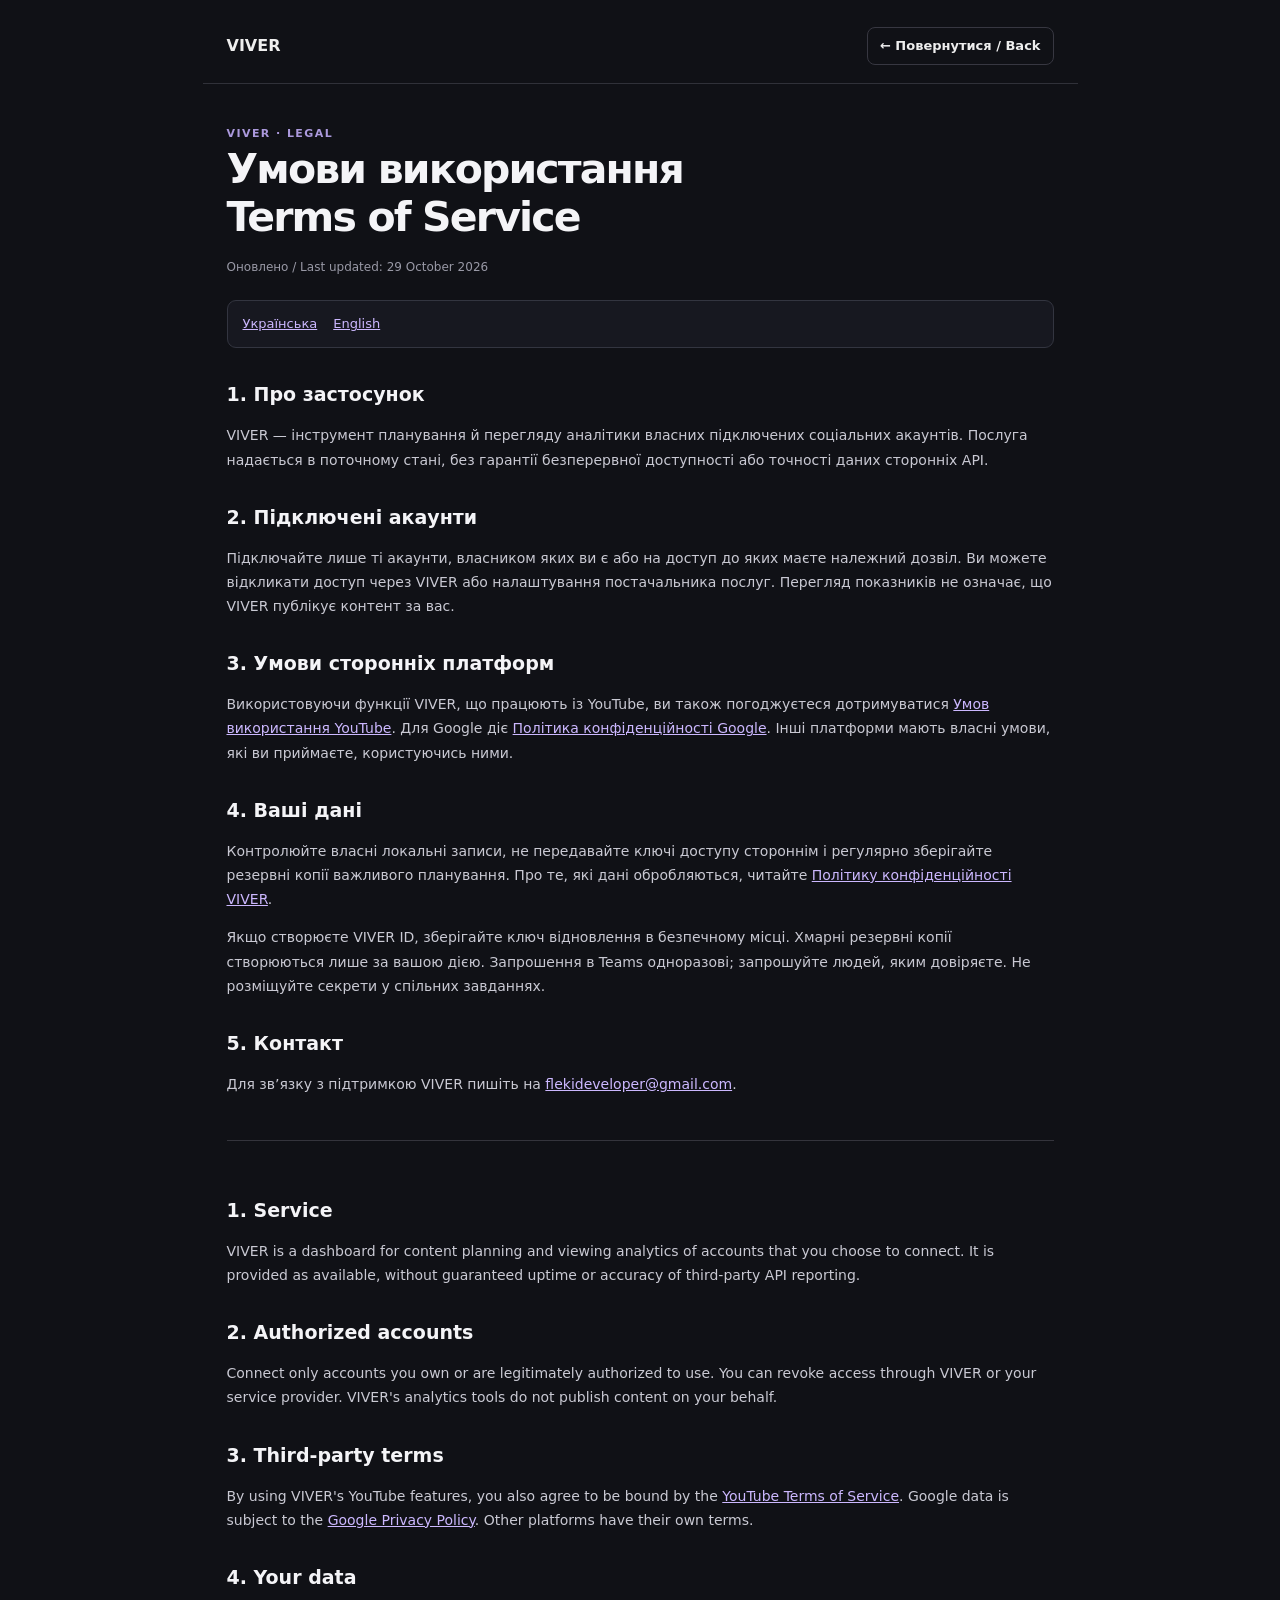
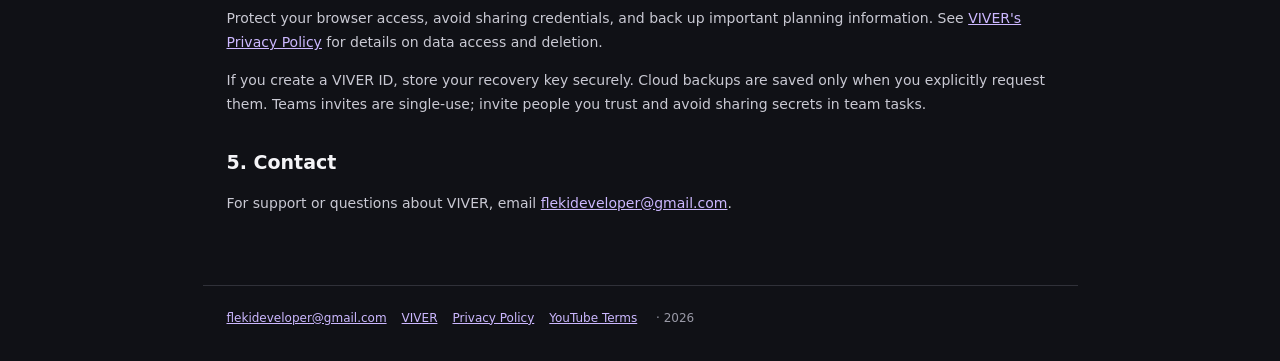
<file: terms.html>
<!doctype html>
<html lang="uk"><head>
<meta charset="utf-8"><meta name="viewport" content="width=device-width,initial-scale=1">
<meta name="robots" content="index,follow">
<meta name="description" content="Умови використання VIVER для авторів контенту.">
<title>Terms of Service · Умови використання — VIVER</title>
<link rel="icon" href="./favicon.svg" type="image/svg+xml"><link rel="stylesheet" href="./legal.css">
</head><body>
<header><a href="./">VIVER</a><a class="back" href="./">← Повернутися / Back</a></header>
<main><span class="eyebrow">VIVER · Legal</span><h1>Умови використання<br>Terms of Service</h1>
<p class="updated">Оновлено / Last updated: 29 October 2026</p>
<div class="langs"><a href="#uk">Українська</a><a href="#en">English</a></div>
<section class="language" id="uk" lang="uk">
<h2>1. Про застосунок</h2>
<p>VIVER — інструмент планування й перегляду аналітики власних підключених соціальних акаунтів. Послуга надається в поточному стані, без гарантії безперервної доступності або точності даних сторонніх API.</p>
<h2>2. Підключені акаунти</h2>
<p>Підключайте лише ті акаунти, власником яких ви є або на доступ до яких маєте належний дозвіл. Ви можете відкликати доступ через VIVER або налаштування постачальника послуг. Перегляд показників не означає, що VIVER публікує контент за вас.</p>
<h2>3. Умови сторонніх платформ</h2>
<p>Використовуючи функції VIVER, що працюють із YouTube, ви також погоджуєтеся дотримуватися <a href="https://www.youtube.com/t/terms" target="_blank" rel="noopener noreferrer">Умов використання YouTube</a>. Для Google діє <a href="https://policies.google.com/privacy" target="_blank" rel="noopener noreferrer">Політика конфіденційності Google</a>. Інші платформи мають власні умови, які ви приймаєте, користуючись ними.</p>
<h2>4. Ваші дані</h2>
<p>Контролюйте власні локальні записи, не передавайте ключі доступу стороннім і регулярно зберігайте резервні копії важливого планування. Про те, які дані обробляються, читайте <a href="./privacy.html">Політику конфіденційності VIVER</a>.</p>
<p>Якщо створюєте VIVER ID, зберігайте ключ відновлення в безпечному місці. Хмарні резервні копії створюються лише за вашою дією. Запрошення в Teams одноразові; запрошуйте людей, яким довіряєте. Не розміщуйте секрети у спільних завданнях.</p>
<h2>5. Контакт</h2>
<p>Для зв’язку з підтримкою VIVER пишіть на <a href="mailto:flekideveloper@gmail.com">flekideveloper@gmail.com</a>.</p>
</section>
<section class="language" id="en" lang="en">
<h2>1. Service</h2>
<p>VIVER is a dashboard for content planning and viewing analytics of accounts that you choose to connect. It is provided as available, without guaranteed uptime or accuracy of third-party API reporting.</p>
<h2>2. Authorized accounts</h2>
<p>Connect only accounts you own or are legitimately authorized to use. You can revoke access through VIVER or your service provider. VIVER's analytics tools do not publish content on your behalf.</p>
<h2>3. Third-party terms</h2>
<p>By using VIVER's YouTube features, you also agree to be bound by the <a href="https://www.youtube.com/t/terms" target="_blank" rel="noopener noreferrer">YouTube Terms of Service</a>. Google data is subject to the <a href="https://policies.google.com/privacy" target="_blank" rel="noopener noreferrer">Google Privacy Policy</a>. Other platforms have their own terms.</p>
<h2>4. Your data</h2>
<p>Protect your browser access, avoid sharing credentials, and back up important planning information. See <a href="./privacy.html">VIVER's Privacy Policy</a> for details on data access and deletion.</p>
<p>If you create a VIVER ID, store your recovery key securely. Cloud backups are saved only when you explicitly request them. Teams invites are single-use; invite people you trust and avoid sharing secrets in team tasks.</p>
<h2>5. Contact</h2>
<p>For support or questions about VIVER, email <a href="mailto:flekideveloper@gmail.com">flekideveloper@gmail.com</a>.</p>
</section></main>
<footer><a href="mailto:flekideveloper@gmail.com">flekideveloper@gmail.com</a><a href="./">VIVER</a><a href="./privacy.html">Privacy Policy</a><a href="https://www.youtube.com/t/terms">YouTube Terms</a> · 2026</footer>
</body></html>
</file>
<file: style.css>
:root{color-scheme:dark;--bg:#111215;--sidebar:#141518;--card:#1b1d21;--hover:#24262c;--border:#2d2f35;--text:#f1f1f1;--sub:#989ba4;--hint:#727681;--accent:#d2c7fb;--accent-text:#201b30;--field:#16171b;--danger:#ec99a0;font-family:Inter,ui-sans-serif,-apple-system,BlinkMacSystemFont,"Segoe UI",sans-serif;font-size:14px;font-synthesis:none}
*{box-sizing:border-box}html{scroll-behavior:smooth}body{margin:0;background:var(--bg);color:var(--text);min-width:310px}button,input,select,textarea{font:inherit}button{cursor:pointer}button:disabled{opacity:.45;cursor:not-allowed}button:focus-visible,input:focus-visible,textarea:focus-visible,select:focus-visible{outline:2px solid var(--accent);outline-offset:2px}button:active{transform:scale(.985)}svg:not(.sprites){width:19px;height:19px;stroke:currentColor;fill:none;stroke-width:1.7;stroke-linecap:round;stroke-linejoin:round;flex:none}.sprites{position:absolute;width:0;height:0;overflow:hidden}p,h1,h2,h3{margin-top:0}h1,h2,h3{letter-spacing:-.035em}h1{font-size:26px;font-weight:650}h2{font-size:15px;font-weight:650}small{font-size:12px}
[hidden]{display:none!important}
.layout{display:flex;min-height:100vh}.sidebar{width:228px;min-width:228px;position:sticky;top:0;height:100vh;padding:28px 14px 18px;background:var(--sidebar);border-right:1px solid var(--border);display:flex;flex-direction:column;z-index:60}.brand{display:flex;align-items:center;gap:11px;padding:0 12px 33px;font-size:19px;font-weight:800;letter-spacing:-.055em}.logo{width:32px;height:32px;border-radius:9px;background:var(--accent);color:#22202b;display:grid;place-items:center;font-size:21px;font-weight:850;letter-spacing:-.07em}.nav-label{font-size:10px;letter-spacing:.09em;font-weight:650;color:var(--hint);padding:0 12px;margin-bottom:11px}.navigation{display:grid;gap:4px}.nav-item{display:flex;width:100%;height:42px;align-items:center;gap:12px;background:transparent;border:0;border-radius:9px;padding:0 12px;text-align:left;color:var(--sub);font-size:13px;font-weight:520}.nav-item:hover{background:var(--hover);color:var(--text)}.nav-item.active{color:var(--text);background:#302b3b}.nav-item.active svg{color:var(--accent)}.nav-item svg{width:18px;height:18px}.nav-count{margin-left:auto;min-width:21px;border-radius:5px;background:var(--hover);text-align:center;padding:2px 5px;font-size:11px;color:var(--text)}.sidebar-bottom{margin-top:auto}.sidebar-bottom .nav-item{margin-bottom:14px}.local-label{border-top:1px solid var(--border);padding:20px 12px 0;display:flex;align-items:center;gap:9px;color:var(--hint);font-size:10px}.local-dot{width:6px;height:6px;border-radius:50%;background:#8cbba2}.content-shell{flex:1;min-width:0;max-width:100%}.topbar{height:67px;border-bottom:1px solid var(--border);display:flex;align-items:center;justify-content:space-between;padding:0 clamp(24px,3.6vw,55px);position:sticky;top:0;z-index:35;background:color-mix(in srgb,var(--bg) 96%,transparent);backdrop-filter:blur(12px)}.topbar-left,.topbar-right{display:flex;align-items:center;gap:14px}.topbar-left strong{font-size:13px;font-weight:620}.icon-button{border:0;background:none;color:var(--sub);height:36px;width:36px;border-radius:8px;display:grid;place-items:center}.icon-button:hover{background:var(--hover);color:var(--text)}.icon-button svg{width:18px;height:18px}.top-divider{height:24px;width:1px;background:var(--border)}.account-icon{height:31px;width:31px;background:#322a3f;color:#d8c8ff;border:1px solid #4d425d;border-radius:9px;display:grid;place-items:center;font-size:13px;font-weight:760}.mobile-menu{display:none}
main{padding:34px clamp(24px,3.6vw,55px) 65px;max-width:1580px;margin:auto;outline:none}.page{display:none}.page.active{display:block;animation:fade .18s ease-out}@keyframes fade{from{opacity:.6;transform:translateY(4px)}to{opacity:1;transform:translateY(0)}}.page-title{display:flex;justify-content:space-between;align-items:center;gap:15px;min-height:45px;margin-bottom:27px}.page-title h1{margin:0}.page-title>span{color:var(--sub);font-size:12px}.count{font-variant-numeric:tabular-nums}
.overview-stats{display:grid;grid-template-columns:repeat(3,minmax(0,1fr));gap:14px;margin-bottom:16px}.stat{border:1px solid var(--border);background:var(--card);border-radius:12px;padding:20px 22px;display:flex;flex-direction:column;align-items:flex-start;min-height:154px;text-align:left;color:var(--text);transition:background .14s,border-color .14s}.stat:hover{background:var(--hover);border-color:#505057}.stat>span{font-size:12px;color:var(--sub)}.stat strong{font-size:35px;line-height:1.2;font-weight:650;letter-spacing:-.06em;margin:11px 0 5px}.stat small{font-size:11px;color:var(--hint)}.overview-grid{display:grid;grid-template-columns:1fr 1fr;gap:16px}.panel{background:var(--card);border:1px solid var(--border);border-radius:12px}.overview-grid .panel{padding:22px;min-height:260px}.panel-title{display:flex;align-items:center;justify-content:space-between;gap:15px;margin-bottom:18px}.panel-title h2{margin:0}.text-button{border:0;background:none;color:var(--sub);font-size:12px;padding:6px 0}.text-button:hover{color:var(--accent)}.empty-state{min-height:135px;display:flex;align-items:center;justify-content:center;color:var(--hint);font-size:12px;text-align:center;padding:18px}.compact-list{display:flex;flex-direction:column}.compact-item{padding:14px 0;border-bottom:1px solid var(--border);display:flex;gap:12px;align-items:center;justify-content:space-between}.compact-item:last-child{border:0}.compact-item>span{overflow:hidden;min-width:0}.compact-item strong{display:block;font-size:12px;font-weight:600;overflow:hidden;text-overflow:ellipsis;white-space:nowrap}.compact-item small{display:block;font-size:11px;color:var(--sub);margin-top:5px}.compact-date{white-space:nowrap;color:var(--hint);font-size:11px}
.workspace-grid{display:grid;grid-template-columns:minmax(270px,.82fr) minmax(0,1.25fr);gap:16px;align-items:start}.form-panel,.list-panel{padding:23px}.form-panel h2{margin:0 0 24px}.form-panel form{display:flex;flex-direction:column;gap:17px}.form-panel label{display:flex;flex-direction:column;gap:8px;min-width:0}.form-panel label>span{color:var(--sub);font-size:12px}.form-panel input,.form-panel select,.form-panel textarea,.mini-select,.setting-row select{width:100%;min-height:39px;border:1px solid var(--border);border-radius:8px;background:var(--field);color:var(--text);padding:9px 11px;font-size:12px}.form-panel input::placeholder,.form-panel textarea::placeholder{color:var(--hint)}.form-panel textarea{resize:vertical;min-height:76px}.two-fields{display:grid;grid-template-columns:1fr 1fr;gap:12px}.form-actions{display:flex;gap:8px;align-items:center;margin-top:5px}.primary-button,.secondary-button,.quiet-button,.danger-button{display:inline-flex;align-items:center;justify-content:center;gap:8px;border-radius:8px;border:1px solid transparent;min-height:36px;padding:8px 14px;font-size:12px;font-weight:600;white-space:nowrap}.primary-button{background:var(--accent);color:var(--accent-text)}.primary-button:hover{filter:brightness(1.09)}.secondary-button{background:var(--hover);border-color:var(--border);color:var(--text)}.secondary-button:hover{border-color:#55545d}.quiet-button{background:transparent;color:var(--sub)}.quiet-button:hover{background:var(--hover);color:var(--text)}.danger-button{color:var(--danger);background:transparent;border-color:#684044}.danger-button:hover{background:#672c3644}.primary-button svg,.secondary-button svg{width:16px;height:16px}.mini-select{width:auto;min-width:100px;padding:6px 9px;min-height:32px}.item-list{min-height:140px}.list-item{display:flex;gap:12px;align-items:center;padding:14px 0;border-bottom:1px solid var(--border);min-width:0}.list-item:last-child{border-bottom:0}.list-item-info{flex:1;min-width:0}.list-item-info strong{display:block;overflow-wrap:anywhere;font-size:13px;font-weight:600}.list-item-info small{display:block;color:var(--sub);font-size:11px;margin-top:5px;overflow-wrap:anywhere;line-height:1.4}.stage-select{width:auto;max-width:113px;min-height:31px;padding:4px 6px;border:1px solid var(--border);border-radius:7px;color:var(--sub);background:var(--field);font-size:11px}.item-actions{display:flex;align-items:center;gap:2px}.item-actions button{display:grid;place-items:center;height:28px;width:28px;border:0;border-radius:6px;background:none;color:var(--hint)}.item-actions button:hover{background:var(--hover);color:var(--text)}.item-actions button svg{width:15px;height:15px}.item-actions button.delete:hover{color:var(--danger)}.item-tag{padding:4px 7px;border-radius:5px;font-size:10px;color:var(--sub);background:var(--hover)}.check-box{display:grid;place-items:center;flex:none;width:20px;height:20px;border:1px solid #65666c;background:none;border-radius:6px;color:transparent;padding:0}.check-box svg{width:14px;height:14px}.check-box.checked{background:#b7d8c2;color:#22382a;border-color:#b7d8c2}.item-done .list-item-info strong{text-decoration:line-through;color:var(--hint)}.overdue{color:#e2a29f!important}.tabs{display:flex;gap:3px;padding:3px;background:var(--field);border-radius:7px;border:1px solid var(--border)}.tabs button{border:0;background:transparent;border-radius:5px;font-size:11px;padding:6px 9px;color:var(--hint)}.tabs button.active{background:var(--hover);color:var(--text)}
.board-frame{border:1px solid var(--border);border-radius:12px;background:var(--card);overflow:hidden}.board-toolbar{display:flex;align-items:center;justify-content:space-between;gap:12px;padding:12px 15px;min-height:64px}.board-toolgroup{display:flex;gap:21px;align-items:center;flex-wrap:wrap}.color-list{display:flex;align-items:center;gap:9px}.swatch{width:20px;height:20px;border-radius:5px;background:var(--color);border:2px solid transparent;padding:0}.swatch.selected{outline:2px solid var(--accent);outline-offset:3px}.zoom-controls{display:flex;align-items:center;gap:4px;color:var(--sub);font-size:11px}.zoom-controls button{width:29px;height:29px;display:grid;place-items:center;border:1px solid var(--border);border-radius:6px;background:none;color:var(--sub);font-size:18px}.zoom-controls button:hover{color:var(--text);background:var(--hover)}.zoom-controls span{text-align:center;min-width:47px;font-variant-numeric:tabular-nums}
.board-scroll{height:min(72vh,750px);min-height:475px;overflow:auto;background:#fcfbf8;overscroll-behavior:contain}.board-sizer{position:relative;width:1560px;height:960px}.board-surface{position:absolute;top:0;left:0;width:1560px;height:960px;transform-origin:top left;background:#fcfbf8;background-image:radial-gradient(#d5d3cc 1px,transparent 1px);background-size:22px 22px}.notes-layer{position:absolute;inset:0;pointer-events:none}.board-empty{position:absolute;top:50%;left:50%;transform:translate(-50%,-50%);display:flex;align-items:center;justify-content:center;flex-direction:column;gap:13px;color:#797978;text-align:center;pointer-events:auto}.board-empty strong{font-size:15px;font-weight:600;color:#49494a}.board-empty .quiet-button{color:#615b78}.board-empty .quiet-button:hover{background:#eae6ee}.empty-sticky{height:65px;width:65px;background:#ffdf82;color:#85702f;font-size:37px;display:grid;place-items:center;transform:rotate(-5deg);box-shadow:2px 6px 15px #57504426}.sticky{position:absolute;width:214px;height:207px;display:flex;flex-direction:column;background:var(--sticky);box-shadow:2px 7px 19px #312f3033;color:#332f38;border-radius:2px;pointer-events:auto}.sticky-head{height:36px;flex:none;touch-action:none;cursor:grab;display:flex;align-items:center;justify-content:space-between;padding:5px 8px 0 13px}.sticky-head:active{cursor:grabbing}.sticky-grip{font-size:13px;opacity:.36;user-select:none;letter-spacing:3px}.sticky-actions{display:flex;align-items:center;gap:2px}.sticky-actions button{width:22px;height:22px;border-radius:5px;color:#494048ac;background:none;border:0;font-size:17px;display:grid;place-items:center}.sticky-actions button:hover{background:#00000012;color:#342533}.sticky textarea{width:100%;height:100%;min-height:0;flex:1;resize:none;background:transparent;color:#342f38;border:0;outline:none;padding:12px 13px 7px;font-size:14px;line-height:1.5;font-weight:540;overflow:auto}.sticky textarea::placeholder{color:#6b6277}.sticky-bottom{display:flex;justify-content:flex-end;padding:4px 10px 8px}.sticky-bottom select{background:#ffffff70;border:0;border-radius:4px;padding:3px;color:#403c43;font-size:10px}.sticky:focus-within{outline:2px solid #7e6aa7;outline-offset:0}
.platforms-panel{max-width:830px;padding:0 23px}.platform-row{display:flex;align-items:center;gap:15px;padding:21px 1px;border-bottom:1px solid var(--border)}.platform-row:last-child{border:0}.platform-icon{width:41px;height:41px;display:grid;place-items:center;flex:none;border-radius:11px;color:#fff;font-size:21px;font-weight:750}.platform-icon.youtube{background:#b63838}.platform-icon.tiktok{background:#17181a;text-shadow:2px 1px #b23f55,-2px -1px #5bb3a4}.platform-icon.twitch{background:#6442a1}.platform-icon.x{background:#08090a}.platform-row>span:nth-child(2){display:flex;flex-direction:column;gap:4px;flex:1}.platform-row strong{font-size:13px;font-weight:620}.platform-row small{color:var(--hint)}.tag{color:var(--hint);font-size:11px}.platform-footnote,.settings-footnote{font-size:12px;color:var(--hint);line-height:1.6;max-width:680px;margin-top:18px}
.settings-stack{max-width:830px;border:1px solid var(--border);background:var(--card);border-radius:12px;padding:0 23px}.setting-row{display:flex;align-items:center;justify-content:space-between;gap:15px;min-height:78px;padding:17px 0;border-bottom:1px solid var(--border)}.setting-row:last-child{border:0}.setting-row strong{font-size:13px;font-weight:590}.setting-row select{width:160px}.segmented{display:flex;gap:3px;padding:3px;background:var(--field);border:1px solid var(--border);border-radius:8px}.segmented button{padding:7px 12px;border:0;border-radius:5px;background:none;color:var(--sub);font-size:12px}.segmented button.active{background:var(--hover);color:var(--text)}.row-buttons{display:flex;flex-wrap:wrap;gap:8px}.file-button{cursor:pointer}.setting-row.danger strong{color:var(--danger)}
.toast{position:fixed;right:25px;bottom:24px;z-index:130;max-width:400px;background:#343039;border:1px solid #68616b;color:#fff;padding:12px 16px;border-radius:9px;box-shadow:0 10px 35px #0008;font-size:12px;opacity:0;pointer-events:none;transform:translateY(10px);transition:opacity .15s,transform .15s}.toast.show{opacity:1;transform:none}
dialog{background:var(--card);border:1px solid var(--border);color:var(--text);border-radius:12px;box-shadow:0 30px 100px #0008}dialog::backdrop{background:#050507ad}.search-dialog{width:min(540px,calc(100vw - 28px));padding:0;max-height:80vh;overflow:hidden}.search-top{display:flex;align-items:center;gap:13px;padding:12px 13px;border-bottom:1px solid var(--border)}.search-top>svg{margin-left:6px;color:var(--sub)}.search-top input{border:0;outline:none;flex:1;min-width:0;background:transparent;color:var(--text);padding:10px 0;font-size:14px}.search-results{max-height:350px;overflow:auto;padding:7px}.search-result{width:100%;text-align:left;border:0;background:none;color:var(--text);padding:12px;border-radius:7px;display:flex;justify-content:space-between;gap:12px;font-size:12px;align-items:center}.search-result:hover{background:var(--hover)}.search-result>span{overflow:hidden;text-overflow:ellipsis;white-space:nowrap}.search-result small{color:var(--hint);white-space:nowrap}.search-footer{padding:10px 17px;border-top:1px solid var(--border);font-size:11px;color:var(--hint)}.scrim{display:none}
[data-theme=light]{color-scheme:light;--bg:#f8f8f7;--sidebar:#fff;--card:#fff;--hover:#f1f1f0;--border:#e5e5e4;--text:#1b1c20;--sub:#6f737b;--hint:#93969d;--accent:#3c3c45;--accent-text:#fff;--field:#fbfbfa;--danger:#ab3e51}
[data-theme=light] .nav-item.active{background:#eae9ed}[data-theme=light] .nav-item.active svg{color:#45404e}[data-theme=light] .account-icon{background:#eee9f7;color:#5d526d;border-color:#e3daed}[data-theme=light] .logo{background:#292b30;color:#fff}[data-theme=light] .swatch.selected{outline-color:#333}[data-theme=light] .danger-button{border-color:#e9c5cb}
@media(max-width:1120px){.sidebar{width:210px;min-width:210px}main{padding:28px 27px 50px}.topbar{padding:0 27px}.workspace-grid{grid-template-columns:minmax(245px,.86fr) minmax(0,1.14fr)}.form-panel,.list-panel{padding:18px}}
@media(max-width:860px){.sidebar{position:fixed;transform:translateX(-110%);transition:transform .22s ease;width:240px;min-width:240px;box-shadow:12px 0 45px #0005}.sidebar.open{transform:translateX(0)}.scrim.show{display:block;position:fixed;inset:0;background:#0009;z-index:50}.mobile-menu{display:grid}.overview-grid,.workspace-grid{grid-template-columns:1fr}.workspace-grid .form-panel{order:0}.workspace-grid .list-panel{order:1}.board-scroll{min-height:450px;height:65vh}}
@media(max-width:590px){main{padding:21px 15px 45px}.topbar{height:58px;padding:0 13px}.page-title{margin-bottom:19px}.page-title h1{font-size:23px}.overview-stats{gap:8px}.stat{min-height:122px;padding:14px 10px}.stat>span{font-size:11px}.stat strong{font-size:29px;margin:9px 0 4px}.stat small{font-size:10px}.overview-grid .panel{padding:16px}.panel-title{flex-wrap:wrap}.form-panel,.list-panel{padding:17px}.two-fields{gap:8px}.list-item{flex-wrap:wrap}.item-actions{margin-left:auto}.stage-select{margin-left:auto}.board-toolbar{flex-wrap:wrap;gap:15px}.board-toolgroup{gap:15px}.color-list{gap:7px}.swatch{height:18px;width:18px}.board-scroll{min-height:430px}.setting-row{align-items:flex-start;flex-direction:column}.settings-stack{padding:0 17px}.row-buttons{width:100%}.platforms-panel{padding:0 16px}.platform-row{gap:10px}.platform-icon{height:36px;width:36px}.tag{font-size:10px}}
@media(prefers-reduced-motion:reduce){*,*:before,*:after{animation:none!important;scroll-behavior:auto!important;transition:none!important}}


/* VIVER v0.2 — integrated planning tools, without new navigation items */
.planner-header{display:flex;align-items:center;gap:13px;flex-wrap:wrap}
#plan-modes{margin-left:6px}
#planner-visual{padding:18px;margin-top:0}
.planner-visual-top{display:flex;align-items:center;justify-content:space-between;gap:12px;padding:0 4px 17px}
.calendar-nav{display:flex;align-items:center;gap:10px;min-height:38px}
.calendar-nav strong{font-size:14px;font-weight:650;min-width:145px;text-align:center;text-transform:capitalize}
.calendar-nav .icon-button{font-size:24px;color:var(--text);border:1px solid var(--border);height:31px;width:31px}
.calendar-nav .icon-button:hover{background:var(--hover)}
.calendar-grid{display:grid;grid-template-columns:repeat(7,minmax(0,1fr));gap:1px;background:var(--border);border:1px solid var(--border);border-radius:9px;overflow:hidden}
.calendar-weekday{min-height:39px;display:grid;place-items:center;font-size:11px;font-weight:600;color:var(--sub);background:var(--field)}
.calendar-cell{background:var(--card);min-height:115px;min-width:0;padding:8px;transition:background .12s}
.calendar-cell:hover{background:var(--hover)}
.calendar-cell.outside{opacity:.4}
.calendar-cell.today .calendar-date{background:var(--accent);color:var(--accent-text)}
.calendar-date{border:0;background:none;color:var(--text);width:25px;height:25px;border-radius:7px;font-size:11px}
.day-events{display:flex;flex-direction:column;gap:3px;margin-top:6px;min-width:0}
.calendar-event{background:#45405a;color:#f0edfa;border:0;border-radius:4px;white-space:nowrap;text-overflow:ellipsis;overflow:hidden;text-align:left;font-size:10px;line-height:1.4;min-height:22px;padding:3px 5px;max-width:100%}
.calendar-event.reminder-event{background:#303f3a;color:#c0e7d2}
.calendar-event:hover{filter:brightness(1.15)}
.day-events small{font-size:10px;color:var(--hint)}
.kanban-board{display:grid;grid-template-columns:repeat(6,minmax(158px,1fr));gap:9px;overflow-x:auto;padding-bottom:5px}
.kanban-column{min-width:158px;min-height:315px;background:var(--field);border:1px solid var(--border);border-radius:10px;padding:9px}
.kanban-column-head{display:flex;align-items:center;justify-content:space-between;gap:8px;padding:5px 4px 12px;border-bottom:1px solid var(--border)}
.kanban-column-head strong{font-size:12px;font-weight:630}
.kanban-column-head span{font-size:11px;color:var(--sub);font-variant-numeric:tabular-nums}
.kanban-cards{display:grid;gap:8px;align-content:start;padding-top:12px}
.kanban-card{padding:11px 10px;display:flex;flex-direction:column;align-items:flex-start;gap:8px;min-width:0;text-align:left;background:var(--card);border:1px solid var(--border);border-radius:8px;color:var(--text)}
.kanban-card:hover{border-color:#77727f;background:var(--hover)}
.kanban-card strong{font-size:12px;font-weight:600;overflow-wrap:anywhere;line-height:1.5}
.kanban-card small,.kanban-progress{font-size:10px;color:var(--sub);line-height:1.4}
.kanban-progress{padding:3px 6px;background:var(--hover);border-radius:4px}
.checklist-host{flex-basis:100%;min-width:0}
.checklist-wrap{margin:0 0 0 1px}
.checklist-toggle{border:0;background:none;padding:1px 0;color:var(--sub);font-size:11px}
.checklist-toggle:hover{color:var(--accent)}
.checklist-editor{border-top:1px solid var(--border);padding:10px 0 4px;display:grid;gap:8px}
.check-item{display:flex;align-items:center;gap:12px;justify-content:space-between}
.check-item label{display:flex;align-items:center;gap:9px;cursor:pointer;min-width:0}
.check-item label span{font-size:12px;overflow-wrap:anywhere}
.check-item label span.complete{text-decoration:line-through;color:var(--hint)}
.check-item input{accent-color:var(--accent);width:15px;height:15px;flex:none}
.check-item button{border:0;background:none;color:var(--hint);font-size:18px;width:24px;height:24px}
.check-item button:hover{color:var(--danger)}
.check-add{display:flex;gap:5px;margin-top:4px}
.check-add input{flex:1;min-width:0;background:var(--field);border:1px solid var(--border);border-radius:7px;color:var(--text);padding:8px;font-size:12px}
.check-add button{width:33px;border:0;border-radius:7px;background:var(--hover);color:var(--text);font-size:18px}
.weekday-picker{border:1px solid var(--border);border-radius:9px;display:flex;flex-wrap:wrap;gap:8px;padding:13px}
.weekday-picker legend{font-size:11px;color:var(--sub);padding:0 5px}
.weekday-picker label{display:flex!important;flex-direction:row!important;align-items:center;gap:5px!important;font-size:11px;color:var(--text)}
.weekday-picker input{width:14px;height:14px;min-height:14px;accent-color:var(--accent)}
.recurrence-badge{color:#aca0d2}
.board-toolbar{flex-wrap:wrap}
.board-toolgroup{min-width:0}
#board-group-filter{min-width:108px;max-width:150px}
.board-connections{position:absolute;inset:0;width:1560px;height:960px;pointer-events:none;overflow:visible}
.sticky{overflow:visible}
.sticky-head{position:relative}
.sticky-group{position:absolute;top:35px;right:9px;z-index:1;background:#ffffffb8;border-radius:4px;padding:2px 5px;color:#5a5560;font-size:9px;max-width:90px;overflow:hidden;text-overflow:ellipsis;white-space:nowrap;pointer-events:none}
.sticky-photo{display:block;object-fit:cover;max-width:100%;width:calc(100% - 22px);height:58px;margin:0 11px 2px;border-radius:5px}
.sticky-link{display:grid;place-items:center;background:#ffffff8a;color:#494052;width:22px;height:20px;border-radius:5px;font-size:16px;text-decoration:none;margin-right:auto}
.sticky-link:hover{background:white}
.note-menu{position:absolute;z-index:5;top:30px;right:-5px;background:#fffefa;border:1px solid #d5d1cc;box-shadow:0 8px 19px #332a3340;border-radius:8px;padding:5px;width:145px;color:#29252d}
.note-menu button{width:100%;display:block;text-align:left;border:0;background:none;border-radius:5px;color:inherit;padding:7px 10px;font-size:11px}
.note-menu button:hover{background:#f0eced}
.notes-layer.connecting .sticky{cursor:crosshair}
.analytics-panel{max-width:830px;margin-top:20px;padding:22px}
.analytics-panel .panel-title{flex-wrap:wrap}
.analytics-filters{display:flex;gap:13px;flex-wrap:wrap}
.analytics-filters label{display:flex;flex-direction:column;gap:6px;color:var(--sub);font-size:11px;min-width:140px}
.analytics-filters select{background:var(--field);border:1px solid var(--border);border-radius:7px;color:var(--text);padding:8px;min-width:135px;font-size:12px}
.analytics-chart{margin-top:20px}
.analytics-summary{display:flex;align-items:baseline;gap:13px;flex-wrap:wrap}
.analytics-summary strong{font-size:31px;font-weight:650;letter-spacing:-.04em}
.analytics-summary span{font-size:11px;color:var(--sub)}
.metric-chart{display:block;width:100%;height:auto;max-height:220px;fill:none;color:var(--text);margin-top:12px}
.chart-dates{display:flex;justify-content:space-between;color:var(--sub);font-size:10px}
.analytics-bottom{display:flex;justify-content:space-between;align-items:center;gap:14px;margin-top:15px;border-top:1px solid var(--border);padding-top:15px}
.analytics-bottom small{color:var(--hint);line-height:1.5}
@media(max-width:1150px){.kanban-board{grid-template-columns:repeat(6,178px)}}
@media(max-width:680px){.planner-header{width:100%;justify-content:space-between}.page-title:has(.planner-header){flex-wrap:wrap}.calendar-cell{min-height:85px;padding:4px}.calendar-date{width:21px;height:21px}.calendar-event{font-size:9px}.calendar-nav{gap:4px}.calendar-nav strong{min-width:105px;font-size:12px}.calendar-nav .secondary-button{padding:7px;font-size:11px}.planner-visual-top{align-items:start}.board-toolbar{gap:10px}.analytics-panel{padding:16px}}
@media(max-width:450px){.calendar-cell{min-height:68px}.calendar-event{max-width:100%;font-size:8px}.day-events{gap:2px}.calendar-grid{gap:0}.planner-visual-top{flex-wrap:wrap}.calendar-nav{order:2;width:100%}#planner-new{order:1;margin-left:auto}.analytics-summary strong{font-size:25px}}
[data-theme=light] .calendar-event{background:#ece7f7;color:#5b4d79}
[data-theme=light] .calendar-event.reminder-event{background:#e2f3e9;color:#48735c}
[data-theme=light] .recurrence-badge{color:#7660ae}


/* VIVER v0.3 — dedicated calendar and four practical workspace themes. */
.theme-setting-row{align-items:flex-start;gap:28px}
.theme-setting-row>div:first-child{padding-top:10px;min-width:94px}
.theme-grid{display:grid;grid-template-columns:repeat(4,minmax(0,1fr));gap:10px;flex:1;max-width:600px}
.theme-option{display:flex;align-items:stretch;flex-direction:column;gap:9px;text-align:left;padding:9px;border:1px solid var(--border);border-radius:11px;background:var(--field);color:var(--text);min-width:0;transition:background .15s,border-color .15s}
.theme-option:hover{background:var(--hover);border-color:var(--sub)}
.theme-option.active{border-color:var(--accent);box-shadow:0 0 0 1px var(--accent)}
.theme-option>span:last-child{padding:0 3px 2px;font-size:12px;font-weight:650;white-space:nowrap}
.theme-preview{display:flex;gap:7px;width:100%;height:66px;padding:9px;border:1px solid #7f7c8833;border-radius:7px;overflow:hidden}
.theme-preview i{flex:0 0 25%;border-radius:4px}
.theme-preview b{flex:1;border-radius:4px}
.preview-dark{background:#111215}.preview-dark i{background:#2a2a32}.preview-dark b{background:#22232b}
.preview-light{background:#f5f5f3}.preview-light i{background:#dedede}.preview-light b{background:#fff}
.preview-gray{background:#2a2b2f}.preview-gray i{background:#44474c}.preview-gray b{background:#3a3b3f}
.preview-cosmic{background:radial-gradient(circle at 85% 12%,#6341a5 0,transparent 55%),linear-gradient(135deg,#101532,#080d24)}.preview-cosmic i{background:#29315a}.preview-cosmic b{background:#1b224b}
/* Neutral gray keeps all panels readable without purple accents. */
[data-theme=gray]{color-scheme:dark;--bg:#292a2e;--sidebar:#303136;--card:#36383d;--hover:#45474c;--border:#4d4e55;--text:#f4f4f5;--sub:#c0c1c5;--hint:#a0a2a9;--accent:#e0e1e4;--accent-text:#202126;--field:#2c2e33;--danger:#f3a2aa}
[data-theme=gray] .nav-item.active{background:#484b51}
[data-theme=gray] .nav-item.active svg{color:#f0f1f3}
[data-theme=gray] .account-icon{background:#4b4d53;border-color:#64666e;color:#eee}
[data-theme=gray] .logo{background:#e0e1e4;color:#292a2f}
[data-theme=gray] .local-dot{background:#b1cdbb}
[data-theme=gray] .calendar-event{background:#55565d;color:#fafafa}
[data-theme=gray] .calendar-event.reminder-event{background:#526258;color:#e0f2e6}
[data-theme=gray] .recurrence-badge{color:#d1d2d6}
/* Cosmic is an actual night-sky palette, not a colorful overlay blocking controls. */
[data-theme=cosmic]{color-scheme:dark;--bg:#0a1023;--sidebar:#10162c;--card:#161e38;--hover:#222d50;--border:#2e3a60;--text:#f3f2ff;--sub:#bbc1df;--hint:#8590be;--accent:#c7b3ff;--accent-text:#251a3e;--field:#11182f;--danger:#ffadbe}
[data-theme=cosmic] body{background:radial-gradient(ellipse 520px 470px at 80% 16%,#49366b3d,transparent 75%),radial-gradient(ellipse 550px 500px at 12% 89%,#273c7430,transparent 85%),var(--bg)}
[data-theme=cosmic] .content-shell{background-image:radial-gradient(#d9c8ff33 .7px,transparent 1px),radial-gradient(#97b4ff29 .7px,transparent 1px);background-size:85px 91px,130px 147px;background-position:0 4px,29px 37px}
[data-theme=cosmic] .topbar{background:color-mix(in srgb,var(--bg) 95%,transparent)}
[data-theme=cosmic] .nav-item.active{background:#2b3058}
[data-theme=cosmic] .nav-item.active svg{color:#d6c7ff}
[data-theme=cosmic] .account-icon{background:#302650;color:#d8c8ff;border-color:#5b4a87}
[data-theme=cosmic] .logo{background:linear-gradient(135deg,#ddcaff,#9681e9);color:#20192f}
[data-theme=cosmic] .stat,.theme-option,.panel{box-shadow:0 3px 16px #03061a18}
[data-theme=cosmic] .calendar-event{background:#473b77;color:#f5ecff}
[data-theme=cosmic] .calendar-event.reminder-event{background:#1f504c;color:#dbffef}
/* An independent month calendar with an immediately visible day agenda. */
.calendar-page-layout{display:grid;grid-template-columns:minmax(0,1fr) minmax(235px,290px);gap:16px;align-items:start}
.calendar-page-panel{padding:20px;min-width:0}
.calendar-page-panel .calendar-nav{display:flex;align-items:center;justify-content:space-between;gap:14px;margin:0 0 16px}
.calendar-month-steps{display:flex;align-items:center;gap:9px}
.calendar-month-steps strong{min-width:170px;text-align:center;font-size:15px;text-transform:capitalize;font-weight:680}
.calendar-month-steps .icon-button{font-size:24px}
.calendar-page-panel .calendar-grid{width:100%}
.calendar-page-panel .calendar-cell{min-height:122px;cursor:pointer;position:relative}
.calendar-page-panel .calendar-cell.selected{box-shadow:inset 0 0 0 2px var(--accent);background:color-mix(in srgb,var(--accent) 8%,var(--card))}
.calendar-page-panel .calendar-date:hover{background:var(--hover)}
.calendar-page-panel .calendar-cell.today.selected .calendar-date{background:var(--accent);color:var(--accent-text)}
.calendar-agenda{padding:21px 19px;min-height:255px}
.agenda-head{display:flex;align-items:center;justify-content:space-between;gap:10px;margin-bottom:18px}
.agenda-head h2{margin:0;font-size:15px;text-transform:capitalize;line-height:1.35}
.agenda-items{display:flex;flex-direction:column;gap:6px}
.agenda-empty{font-size:12px;line-height:1.6;color:var(--hint);padding:15px 0}
.agenda-row{display:flex;align-items:center;gap:12px;padding:11px 8px;border:0;border-radius:8px;background:transparent;color:var(--text);text-align:left;width:100%}
.agenda-row:hover{background:var(--hover)}
.agenda-time{font-size:11px;color:var(--sub);font-variant-numeric:tabular-nums;white-space:nowrap}
.agenda-body{flex:1;min-width:0;display:flex;flex-direction:column;gap:4px}
.agenda-body strong{font-size:12px;font-weight:600;overflow-wrap:anywhere}
.agenda-body small{font-size:11px;color:var(--hint)}
.agenda-chevron{font-size:20px;color:var(--hint)}
.calendar-top-actions{display:flex;align-items:center;gap:8px}
.visual-caption{color:var(--hint);font-size:12px}
@media(max-width:1200px){.calendar-page-layout{grid-template-columns:1fr}.calendar-agenda{min-height:0}}
@media(max-width:850px){.theme-setting-row{flex-direction:column;align-items:stretch;gap:12px}.theme-setting-row>div:first-child{padding:0}.theme-grid{max-width:none}}
@media(max-width:620px){.theme-grid{grid-template-columns:repeat(2,minmax(0,1fr))}.calendar-page-panel{padding:10px}.calendar-page-panel .calendar-cell{min-height:85px}.calendar-page-panel .calendar-nav{padding:7px 5px 0}.calendar-month-steps strong{min-width:115px;font-size:12px}.calendar-month-steps{gap:2px}.calendar-page-panel .calendar-event{font-size:9px}.calendar-page-panel .calendar-date{font-size:10px}.calendar-agenda{padding:18px}.page-title .calendar-top-actions .secondary-button{padding:8px 10px}}
@media(max-width:400px){.calendar-page-panel .calendar-cell{min-height:72px;padding:3px}.calendar-page-panel .calendar-event{font-size:8px;padding:2px 3px}.calendar-page-panel .calendar-month-steps strong{min-width:95px;font-size:11px}.calendar-page-panel .calendar-nav .secondary-button{padding:6px}}


/* VIVER 0.4 — focus content first; show editors only when requested. */
.workspace-grid:not(.editing){grid-template-columns:minmax(0,1fr)}
.workspace-grid:not(.editing)>.form-panel{display:none}
.workspace-grid:not(.editing)>.list-panel{width:100%;min-width:0}
.workspace-grid.editing>.form-panel{display:block}
.workspace-grid .list-panel{min-height:230px}
#planner-layout .list-item,#reminder-layout .list-item{gap:14px}
#planner-layout:not(.editing) .list-item{padding:16px 0}
#reminder-layout:not(.editing) .list-item{padding:15px 0}
.planner-header{justify-content:flex-end}
.planner-header .count{margin-right:auto}
#plan-new-top{min-width:125px}
.compact-action{width:100%;font:inherit;color:var(--text);background:transparent;border:0;cursor:pointer;text-align:left;border-radius:7px;padding:12px 8px}
.compact-action:hover{background:var(--hover)}
.compact-action:focus-visible{outline:2px solid var(--accent)}
.compact-action>span{min-width:0}
.overview-stats .stat{min-height:124px}
.overview-stats .stat strong{font-size:30px;margin:7px 0 2px}
.overview-grid .panel{min-height:215px}
#page-platforms .analytics-panel{max-width:950px;margin-top:0}
#page-platforms .page-title{margin-bottom:22px}
#page-platforms .analytics-panel .panel-title h2{font-size:14px}
.note-details-dialog{width:min(430px,calc(100vw - 25px));padding:22px}
.note-details-dialog form{display:flex;flex-direction:column;gap:18px}
.note-dialog-heading{display:flex;justify-content:space-between;align-items:center;gap:12px}
.note-dialog-heading h2{font-size:16px;margin:0}
.note-details-dialog label{display:flex;flex-direction:column;gap:8px;font-size:12px;color:var(--sub)}
.note-details-dialog input{background:var(--field);border:1px solid var(--border);border-radius:8px;min-height:42px;padding:10px 12px;color:var(--text);font-size:12px}
.note-details-dialog .form-actions{margin-top:0}
.note-details-dialog .form-actions .primary-button{min-height:38px}
.sticky .note-menu{z-index:10}
.sticky:has(.note-menu:not([hidden])){z-index:100000!important}
.board-surface .sticky-group{max-width:100px}
.calendar-agenda .agenda-row{transition:background .1s}
#calendar-content .calendar-cell:focus-within{outline:1px solid var(--accent);outline-offset:-1px}
#page-settings .setting-row{min-height:74px}
#page-settings .theme-option:focus-visible{outline-offset:3px}
#page-reminders .page-title{flex-wrap:wrap}
@media(min-width:861px){.topbar-left>strong{display:none}}
@media(max-width:640px){.page-title .row-buttons{flex-wrap:wrap}.page-title #reminder-new-top{order:1}.page-title #enable-alerts{order:2}.planner-header{width:100%}.planner-header #plan-new-top{flex:0 0 auto}.workspace-grid .list-panel{padding:16px}.theme-grid{gap:8px}.overview-stats .stat{min-height:113px}.overview-stats .stat strong{font-size:27px}.note-details-dialog{padding:18px}}


/* OAuth links: real authorization only, no decorative profile placeholders */
#page-platforms .connections-panel{margin-bottom:15px;max-width:950px;padding:20px 22px}
.connections-panel .panel-title{margin-bottom:14px}
.connections-panel .panel-title h2{font-size:14px}
.connection-grid{display:grid;grid-template-columns:repeat(2,minmax(0,1fr));column-gap:22px;row-gap:0}
.account-link-row{display:flex;align-items:center;gap:12px;padding:12px 0;min-width:0;border-top:1px solid var(--border)}
.account-link-row:nth-child(-n+2){border-top:0}
.account-brand{width:36px;height:36px;flex:none;display:grid;place-items:center;border-radius:9px;color:#fff;font-weight:750;font-size:18px}
.account-brand.account-youtube{background:#aa3333}
.account-brand.account-tiktok{background:#232327;text-shadow:1px 1px #d44860,-1px -1px #4eb7b2}
.account-brand.account-twitch{background:#6743a2}
.account-brand.account-x{background:#141418}
.account-link-details{display:flex;flex:1;flex-direction:column;gap:3px;min-width:0}
.account-link-details strong{font-size:12px;font-weight:650}
.account-link-status{font-size:11px;color:var(--sub);overflow:hidden;white-space:nowrap;text-overflow:ellipsis;max-width:100%}
.account-link-status.linked{color:#a0d5b4}
.account-action{font-size:11px;min-height:32px;padding:5px 10px;max-width:150px}
.account-action:disabled{cursor:not-allowed;opacity:.55}
.connection-info{margin:12px 0 0;color:var(--hint);font-size:11px;line-height:1.6}
#page-platforms .analytics-panel{margin-top:0}
@media(max-width:680px){.connection-grid{grid-template-columns:1fr}.account-link-row:nth-child(2){border-top:1px solid var(--border)}#page-platforms .connections-panel{padding:18px}.account-action{min-width:103px}.account-link-row{gap:9px}}


/* Connected YouTube channel · read-only live data, separate from CSV import */
#page-platforms .youtube-live-panel{max-width:950px;margin:0 0 15px;padding:21px 23px}
.youtube-heading{display:flex;align-items:center;gap:10px;min-width:0}
.youtube-heading h2{font-size:14px;letter-spacing:-.01em;margin:0;font-weight:650}
.youtube-heading-mark{display:grid;place-items:center;background:#e63636;color:#fff;border-radius:7px;width:29px;height:29px;flex:none;font-size:13px}
#youtube-refresh{font-size:12px;display:flex;align-items:center;gap:8px;white-space:nowrap}
#youtube-refresh>span[aria-hidden]{font-size:19px;line-height:12px}
.youtube-status{font-size:12px;color:var(--sub);line-height:1.6;padding:15px 0 3px}
.youtube-live-data{margin-top:4px}
.youtube-channel-profile{display:flex;align-items:center;gap:13px;border-bottom:1px solid var(--border);padding:4px 0 20px;min-width:0}
.youtube-channel-avatar{width:46px;height:46px;object-fit:cover;flex:none;border-radius:50%;background:var(--hover);color:var(--text)}
.youtube-channel-avatar.placeholder{display:grid;place-items:center}
.youtube-channel-caption{flex:1;min-width:0;display:flex;flex-direction:column;gap:4px}
.youtube-channel-caption strong{font-size:15px;line-height:1.3;white-space:nowrap;overflow:hidden;text-overflow:ellipsis}
.youtube-channel-caption>span{font-size:11px;line-height:1.4;color:var(--sub);white-space:nowrap;overflow:hidden;text-overflow:ellipsis}
.youtube-profile-link{border:1px solid var(--border);border-radius:7px;padding:8px 10px;text-decoration:none;color:var(--text);font-size:11px;white-space:nowrap}
.youtube-profile-link:hover{background:var(--hover)}
.youtube-live-metrics{display:grid;grid-template-columns:repeat(3,minmax(0,1fr));gap:10px;padding:17px 0}
.youtube-metric{display:flex;flex-direction:column;min-width:0;border:1px solid var(--border);border-radius:9px;padding:16px 15px;gap:7px}
.youtube-metric>span{font-size:11px;color:var(--sub)}
.youtube-metric strong{font-size:clamp(21px,2vw,30px);line-height:1.15;font-weight:650;letter-spacing:-.04em;font-variant-numeric:tabular-nums;overflow-wrap:anywhere}
.youtube-metric small{font-size:10px;line-height:1.4;color:var(--hint)}
.youtube-subtitle{font-size:12px;font-weight:650;color:var(--text);display:flex;justify-content:space-between;align-items:center;gap:12px}
.youtube-subtitle small{font-size:10px;line-height:1.4;color:var(--hint);font-weight:400}
.youtube-history{padding:13px 0 22px;border-top:1px solid var(--border)}
.youtube-history svg{width:100%;height:auto;margin:15px 0 0;max-height:155px}
.youtube-history-ends{display:flex;justify-content:space-between;gap:15px;color:var(--sub);font-size:10px;font-variant-numeric:tabular-nums}
.youtube-latest{padding-top:17px;border-top:1px solid var(--border)}
.youtube-video{display:flex;justify-content:space-between;align-items:center;gap:18px;padding:13px 0;border-bottom:1px solid var(--border);text-decoration:none;color:var(--text);min-width:0}
.youtube-video:last-child{border-bottom:0}
.youtube-video:hover strong{color:var(--accent)}
.youtube-video-name{min-width:0;display:flex;flex-direction:column;gap:4px}
.youtube-video-name strong{font-size:12px;line-height:1.4;font-weight:570;overflow:hidden;text-overflow:ellipsis;white-space:nowrap}
.youtube-video-name small{color:var(--hint);font-size:10px}
.youtube-video-views{flex:none;color:var(--sub);font-size:11px;white-space:nowrap}
.youtube-muted{font-size:11px;color:var(--hint);margin:15px 0}
.youtube-foot{font-size:10px;color:var(--hint);line-height:1.6;padding-top:13px;border-top:1px solid var(--border)}
@media(max-width:690px){.youtube-live-metrics{grid-template-columns:1fr 1fr}.youtube-metric:last-child{grid-column:span 2}.youtube-subtitle{align-items:flex-start;flex-direction:column;gap:3px}.youtube-channel-caption>span{max-width:250px}}
@media(max-width:450px){#page-platforms .youtube-live-panel{padding:15px}.youtube-live-metrics{gap:7px}.youtube-metric{padding:12px 11px}.youtube-metric strong{font-size:22px}.youtube-profile-link{padding:7px;font-size:10px}.youtube-video{align-items:flex-start;gap:7px;flex-direction:column}}


/* Connected creator insights: lightweight, real-data overview. */
.creator-overview{margin:23px 0 21px;background:var(--card);border:1px solid var(--border);border-radius:13px;padding:22px 23px;min-width:0}
.creator-overview-top{display:flex;justify-content:space-between;align-items:center;gap:16px;margin-bottom:17px}
.creator-overview-top h2{margin:0 0 5px;font-size:16px;font-weight:670}
.creator-overview-top p{margin:0;font-size:11px;color:var(--sub)}
.creator-refresh{display:flex;gap:8px;align-items:center;flex:none;min-height:34px;font-size:11px}
.creator-refresh>span:first-child{font-size:18px;line-height:1}
.creator-overview-content{min-width:0}
.creator-overview-alert{padding:18px 20px;background:var(--field);border:1px solid var(--border);border-radius:10px;color:var(--sub);font-size:12px;line-height:1.65}
.creator-overview-alert p{margin:0 0 11px}
.creator-overview-alert strong{display:block;font-size:12px;color:var(--text);margin-bottom:4px}
.creator-overview-alert a{color:var(--accent);display:inline-block;margin:9px 0 0;text-decoration:underline}
.creator-overview-alert button{margin:12px 0 0}
.creator-provider-head{display:flex;align-items:center;gap:12px;margin-bottom:14px}
.creator-provider-head>div{display:flex;flex:1;flex-direction:column;min-width:0;gap:4px}
.creator-provider-head strong{font-size:14px;font-weight:650}
.creator-provider-head small{font-size:11px;color:var(--sub);white-space:nowrap;overflow:hidden;text-overflow:ellipsis}
.creator-brand{height:38px;width:38px;border-radius:10px;display:grid;place-items:center;color:white;background:#34333c;flex:none;font-size:17px}
.creator-brand-youtube{background:#db3636}
.creator-brand-tiktok{background:#1b1b1f}
.creator-brand-twitch{background:#703fbb}
.creator-brand-x{background:#17181a}
.creator-connected-dot{font-size:10px;color:#9acfb0}
.creator-period{color:var(--sub);font-size:11px;border-top:1px solid var(--border);padding:12px 0 15px;line-height:1.6}
.creator-metric-grid{display:grid;grid-template-columns:repeat(4,minmax(0,1fr));gap:10px}
.creator-metric{border:1px solid var(--border);border-radius:10px;padding:15px 14px;min-height:113px;display:flex;flex-direction:column;gap:8px;min-width:0}
.creator-metric>span:first-child{font-size:10px;color:var(--sub)}
.creator-metric strong{font-weight:670;font-size:clamp(19px,2vw,30px);line-height:1.12;letter-spacing:-.045em;overflow-wrap:anywhere;font-variant-numeric:tabular-nums}
.creator-metric small{font-size:10px;color:var(--hint);line-height:1.4}
.creator-metric-trend{font-size:11px;font-weight:640;margin-top:auto}
.creator-metric-trend.up{color:#92cfaa}
.creator-metric-trend.down{color:#df9d9b}
.creator-metric-trend.muted{color:var(--sub);font-size:10px;font-weight:500}
.creator-spark{margin-top:18px;padding:15px 0;border-top:1px solid var(--border)}
.creator-spark svg{width:100%;height:118px;max-height:128px}
.creator-date-pair{display:flex;justify-content:space-between;color:var(--hint);font-size:10px}
.creator-discovery-grid{display:grid;grid-template-columns:repeat(2,minmax(0,1fr));gap:18px;margin-top:20px}
.creator-breakdown{border:1px solid var(--border);border-radius:10px;padding:18px;min-width:0}
.creator-breakdown-head{display:flex;align-items:flex-start;flex-wrap:wrap;gap:7px 12px;justify-content:space-between;margin-bottom:14px}
.creator-breakdown-head h4{font-size:12px;font-weight:670;letter-spacing:-.01em;margin:0}
.creator-breakdown-head small{color:var(--hint);font-size:10px;line-height:1.35}
.creator-discovery-row{margin:0 0 14px}
.creator-discovery-row:last-child{margin-bottom:0}
.creator-discovery-line{display:flex;align-items:center;gap:10px;justify-content:space-between;margin-bottom:7px}
.creator-discovery-line>span{font-size:11px;min-width:0;overflow:hidden;text-overflow:ellipsis;white-space:nowrap}
.creator-discovery-line small{color:var(--sub);font-size:10px;flex:none;font-variant-numeric:tabular-nums}
.creator-bar-track{height:5px;border-radius:8px;background:var(--hover);overflow:hidden}
.creator-bar-track>span{display:block;height:100%;border-radius:8px;background:var(--accent)}
.creator-empty-small{font-size:11px;line-height:1.6;color:var(--hint);margin:0}
.creator-foot{font-size:10px;color:var(--hint);line-height:1.6;margin-top:19px}
.creator-pending-platform{border-top:1px solid var(--border);padding:17px 0 6px;display:flex;gap:13px;align-items:flex-start}
.creator-pending-platform>div{min-width:0}
.creator-pending-platform strong{font-size:13px}
.creator-pending-platform small{margin:0 0 7px 10px;color:var(--sub);font-size:11px}
.creator-pending-platform p{margin:8px 0 0;font-size:11px;color:var(--hint);line-height:1.6}
@media(max-width:1080px){.creator-metric-grid{grid-template-columns:repeat(2,minmax(0,1fr))}}
@media(max-width:660px){.creator-overview{padding:17px 15px}.creator-discovery-grid{grid-template-columns:1fr}.creator-metric{padding:13px 12px}.creator-metric strong{font-size:23px}.creator-overview-top{align-items:flex-start}.creator-overview-top h2{font-size:15px}.creator-breakdown{padding:15px}}
@media(max-width:430px){.creator-metric-grid{gap:7px}.creator-metric strong{font-size:21px}.creator-metric{min-height:125px}.creator-overview-top p{font-size:10px}}


/* Compact overview: 4 metrics by default, details collapsed. */
.creator-overview{margin:16px 0;padding:16px 18px}
.creator-overview-top{margin-bottom:11px}
.creator-overview-top h2{font-size:14px;margin-bottom:3px}
.creator-provider-head{margin-bottom:9px}
.creator-provider-head .creator-brand{height:31px;width:31px;border-radius:8px;font-size:13px}
.creator-period{padding:7px 0 9px;font-size:10px}
.creator-metric-compact{grid-template-columns:repeat(4,minmax(0,1fr));gap:8px}
.creator-metric-compact .creator-metric{padding:11px 12px;min-height:90px;gap:5px}
.creator-metric-compact .creator-metric strong{font-size:clamp(19px,2vw,24px)}
.creator-metric-compact .creator-metric small{font-size:9px}
.creator-metric-compact .creator-metric-trend{font-size:10px}
.creator-overview-more{margin-top:9px;border-top:1px solid var(--border);padding-top:7px}
.creator-overview-more>summary{list-style:none;display:flex;align-items:center;justify-content:space-between;cursor:pointer;padding:9px 5px;color:var(--sub);font-size:11px;border-radius:6px}
.creator-overview-more>summary::-webkit-details-marker{display:none}
.creator-overview-more>summary:after{content:'⌄';font-size:18px;line-height:1}
.creator-overview-more[open]>summary:after{transform:rotate(180deg)}
.creator-overview-more>summary:hover{color:var(--text);background:var(--hover)}
.creator-metric-secondary{margin-top:7px;gap:8px}
.creator-metric-secondary .creator-metric{min-height:95px;padding:11px}
.creator-overview-more .creator-discovery-grid{margin-top:12px;gap:10px}
.creator-overview-more .creator-breakdown{padding:13px}
.creator-overview-more .creator-spark{margin-top:10px;padding:10px 0}
.creator-studio-jump{display:block;margin:9px 0 0 auto;background:transparent;border:0;color:var(--accent);font-size:11px;padding:4px;text-align:right}
.creator-studio-jump:hover{text-decoration:underline}
.creator-home-tools{display:grid;grid-template-columns:repeat(2,minmax(0,1fr));gap:10px;margin:0 0 16px}
.creator-home-tool{display:flex;align-items:center;justify-content:space-between;gap:8px;width:100%;border:1px solid var(--border);background:var(--card);border-radius:10px;padding:12px 14px;text-align:left;color:var(--text);min-width:0}
.creator-home-tool:hover{background:var(--hover)}
.creator-home-tool span{font-size:11px;color:var(--sub)}
.creator-home-tool strong{font-size:12px;font-weight:620;overflow:hidden;text-overflow:ellipsis;white-space:nowrap;max-width:65%}

/* Studio panels live on the Statistics page, not in the homepage viewport. */
#page-platforms .studio-panel{max-width:950px;padding:19px 21px;margin-bottom:15px;min-width:0}
.studio-head{display:flex;align-items:center;justify-content:space-between;gap:14px}
.studio-head h2{font-size:15px;margin:0 0 3px}
.studio-head p{font-size:11px;color:var(--sub);margin:0}
#studio-reload{font-size:11px;flex:none}
.studio-tabs{display:flex;gap:5px;padding:13px 0 12px;border-bottom:1px solid var(--border);overflow-x:auto}
.studio-tabs button{border:0;background:transparent;color:var(--sub);border-radius:7px;padding:9px 13px;font-size:11px;white-space:nowrap}
.studio-tabs button.active,.studio-tabs button[aria-selected=true]{background:var(--hover);color:var(--text)}
.studio-tabs button:hover{background:var(--hover)}
.studio-body{padding-top:15px;min-height:80px}
.studio-toolbar{display:flex;align-items:center;justify-content:space-between;gap:12px;font-size:11px;color:var(--sub);margin-bottom:12px;line-height:1.5}
.studio-two-col{display:grid;grid-template-columns:minmax(220px,.95fr) minmax(0,1.1fr);gap:16px}
.studio-video-list{display:flex;flex-direction:column;gap:4px;max-height:390px;overflow:auto;padding-right:5px}
.studio-video-row{display:flex;align-items:center;gap:10px;width:100%;padding:8px;border:1px solid transparent;border-radius:9px;background:none;color:var(--text);text-align:left;min-width:0}
.studio-video-row:hover,.studio-video-row.active{background:var(--hover);border-color:var(--border)}
.studio-video-row img,.studio-video-fallback{width:58px;height:34px;object-fit:cover;border-radius:5px;flex:none;background:var(--hover);display:grid;place-items:center;font-size:12px}
.studio-video-title{flex:1;display:flex;flex-direction:column;gap:5px;min-width:0}
.studio-video-title strong{font-size:11px;font-weight:600;white-space:nowrap;overflow:hidden;text-overflow:ellipsis}
.studio-video-title small{color:var(--sub);font-size:10px;white-space:nowrap;overflow:hidden;text-overflow:ellipsis}
.studio-video-arrow{color:var(--hint);font-size:18px}
.studio-video-detail{border:1px solid var(--border);background:var(--field);border-radius:10px;padding:14px;min-width:0}
.studio-detail{display:flex;flex-direction:column;gap:13px}
.studio-section-heading{display:flex;justify-content:space-between;align-items:flex-start;gap:14px}
.studio-section-heading strong{font-size:12px;line-height:1.45}
.studio-section-heading a{white-space:nowrap;color:var(--accent);font-size:11px;text-decoration:none}
.studio-muted{font-size:11px;color:var(--sub);line-height:1.5;margin:0}
.studio-mini-grid{display:grid;grid-template-columns:repeat(3,minmax(0,1fr));gap:7px}
.studio-mini-stat{border:1px solid var(--border);border-radius:7px;padding:11px;min-width:0}
.studio-mini-stat span{font-size:10px;color:var(--sub);display:block;margin-bottom:7px}
.studio-mini-stat strong{font-size:18px;font-weight:660;letter-spacing:-.04em;font-variant-numeric:tabular-nums;overflow-wrap:anywhere}
.studio-retention{padding:12px 0 3px;border-top:1px solid var(--border)}
.studio-retention svg{display:block;width:100%;height:130px;margin:10px 0 0}
.studio-range{display:flex;justify-content:space-between;color:var(--hint);font-size:10px}
.studio-empty{padding:22px 14px;min-height:88px;color:var(--hint);font-size:12px;line-height:1.6;text-align:center}
.studio-published-list{max-height:420px;overflow:auto}
.studio-published-row{display:flex;align-items:center;justify-content:space-between;gap:12px;padding:12px 0;border-bottom:1px solid var(--border)}
.studio-published-row>div:first-child{min-width:0;flex:1}
.studio-published-row strong{font-weight:600;font-size:11px;display:block;white-space:nowrap;overflow:hidden;text-overflow:ellipsis}
.studio-published-row small{font-size:10px;color:var(--sub);display:block;margin-top:6px;white-space:nowrap;overflow:hidden;text-overflow:ellipsis}
.studio-published-actions{display:flex;align-items:center;gap:6px;flex-wrap:wrap}
.studio-published-actions select{max-width:155px;min-height:32px}
.studio-published-row .secondary-button{font-size:10px;min-height:32px;padding:5px 8px}
.studio-goals-grid{display:grid;grid-template-columns:repeat(2,minmax(0,1fr));gap:10px;margin-bottom:17px}
.studio-goal{border:1px solid var(--border);border-radius:9px;padding:13px}
.studio-goal-head{display:flex;justify-content:space-between;gap:8px}
.studio-goal-head strong{font-size:12px;max-width:85%;white-space:nowrap;overflow:hidden;text-overflow:ellipsis}
.studio-goal-head button{color:var(--sub);background:transparent;border:0;font-size:18px;line-height:12px}
.studio-goal-numbers{font-size:11px;color:var(--sub);margin:10px 0 9px}
.studio-progress-track{height:6px;overflow:hidden;background:var(--hover);border-radius:9px}
.studio-progress-track>div{height:100%;background:var(--accent);border-radius:9px}
.studio-goal-form,.studio-compare-form{display:flex;flex-wrap:wrap;gap:9px;align-items:end}
.studio-goal-form label,.studio-compare-form label{display:flex;flex-direction:column;gap:6px;font-size:11px;color:var(--sub);min-width:100px;flex:1}
.studio-goal-form select,.studio-goal-form input,.studio-compare-form select{width:100%;background:var(--field);border:1px solid var(--border);color:var(--text);border-radius:7px;min-height:36px;padding:7px 9px;font-size:11px}
.studio-goal-form button,.studio-compare-form button{min-height:36px;white-space:nowrap;font-size:11px}
.studio-alerts-list{max-height:390px;overflow:auto}
.studio-alert{display:flex;justify-content:space-between;align-items:center;gap:14px;border-bottom:1px solid var(--border);padding:13px 8px}
.studio-alert.unread{background:var(--field)}
.studio-alert strong{font-weight:520;font-size:11px;line-height:1.5}
.studio-alert small{font-size:10px;color:var(--sub);white-space:nowrap}
.studio-compare-results{display:grid;grid-template-columns:repeat(2,minmax(0,1fr));gap:12px;margin:17px 0 9px}
.studio-compare-card{padding:13px;border:1px solid var(--border);border-radius:9px}
.studio-compare-card>strong{font-size:12px;display:block;line-height:1.4}
.studio-compare-card>small{font-size:10px;color:var(--sub);display:block;margin:7px 0 14px}
.studio-compare-card .studio-mini-grid{grid-template-columns:repeat(2,minmax(0,1fr))}
@media(max-width:1080px){.creator-metric-compact{grid-template-columns:repeat(4,minmax(0,1fr))}}
@media(max-width:720px){.creator-metric-compact{grid-template-columns:repeat(2,minmax(0,1fr))}.creator-home-tools{grid-template-columns:1fr}.studio-two-col,.studio-compare-results{grid-template-columns:1fr}.studio-video-list{max-height:240px}.studio-published-row{align-items:flex-start;flex-direction:column}.studio-published-actions{width:100%}.studio-goals-grid{grid-template-columns:1fr}}
@media(max-width:460px){#page-platforms .studio-panel{padding:14px 12px}.studio-tabs button{padding:8px 10px;font-size:10px}.studio-head h2{font-size:13px}.studio-goal-form label,.studio-compare-form label{min-width:100%;flex:auto}.studio-goal-form button,.studio-compare-form button{width:100%}.studio-mini-stat{padding:8px}.studio-mini-stat strong{font-size:16px}.creator-metric-compact .creator-metric{min-height:85px}}


/* Connected-only provider tabs and individual official API studios. */
#page-platforms .connected-platform-hub{max-width:950px;margin:0 0 14px;background:var(--card);border:1px solid var(--border);border-radius:11px;padding:15px 19px 9px}
.connected-platform-heading{display:flex;align-items:center;justify-content:space-between;gap:12px;margin-bottom:12px;color:var(--text)}
.connected-platform-heading strong{font-size:12px;font-weight:660}
.connected-platform-heading span{font-size:11px;color:var(--sub)}
.connected-platform-tabs{display:flex;align-items:center;gap:7px;overflow-x:auto;padding:0 0 7px}
.connected-platform-tab{border:1px solid transparent;border-radius:9px;display:flex;align-items:center;gap:9px;background:transparent;color:var(--sub);font-size:12px;font-weight:580;min-height:40px;min-width:107px;padding:7px 11px;white-space:nowrap;transition:background .14s}
.connected-platform-tab:hover{background:var(--hover);color:var(--text)}
.connected-platform-tab.active{border-color:var(--border);background:var(--hover);color:var(--text)}
.connected-platform-symbol{width:24px;height:24px;display:grid;place-items:center;border-radius:6px;font-size:14px;background:var(--hover);color:var(--text)}
.connected-platform-youtube{background:#c92837;color:white}
.connected-platform-twitch{background:#7042a8;color:white}
.connected-platform-tiktok{background:#1c1d21;color:white}
.connected-platform-x{background:#15171b;color:white}
.connected-platform-hint{color:var(--sub);font-size:11px;margin:0}
#page-platforms .social-studio-panel{max-width:950px;margin:0 0 15px;padding:20px 22px}
.social-studio-head{display:flex;justify-content:space-between;gap:15px;align-items:flex-start}
.social-studio-head h2{font-size:15px;margin:0 0 4px}
.social-studio-head p{font-size:11px;color:var(--sub);margin:0}
.social-studio-head button{font-size:11px;min-height:33px}
.social-studio-tabs{display:flex;gap:4px;border-bottom:1px solid var(--border);padding:15px 0 9px;overflow-x:auto}
.social-studio-tabs button{font-size:11px;border:0;color:var(--sub);background:none;border-radius:7px;padding:9px 12px;white-space:nowrap;min-height:33px}
.social-studio-tabs button:hover,.social-studio-tabs button.active{background:var(--hover);color:var(--text)}
.social-studio-content{min-height:100px;padding:16px 0 3px}
.social-profile{display:flex;justify-content:space-between;align-items:center;gap:15px;margin:2px 0 14px}
.social-profile>div{display:flex;flex-direction:column;gap:5px;min-width:0}
.social-profile strong{font-weight:650;font-size:14px;overflow:hidden;text-overflow:ellipsis;white-space:nowrap}
.social-profile span{font-size:10px;color:var(--sub)}
.social-profile-action{flex:none;border:1px solid var(--border);border-radius:7px;color:var(--text);font-size:11px;text-decoration:none;padding:9px 10px}
.social-profile-action:hover{background:var(--hover)}
.social-live{border:1px solid var(--border);border-radius:9px;padding:11px 14px;display:flex;gap:8px;flex-wrap:wrap;align-items:center;font-size:11px;color:var(--sub);margin-bottom:14px}
.social-live.live{border-color:#654048;background:color-mix(in srgb,var(--card) 80%,#5d252d 20%)}
.social-live.live>span{font-weight:700;color:#f18c95}
.social-live strong{font-weight:600;color:var(--text)}
.social-live small{font-size:10px}
.social-stat-grid{display:grid;grid-template-columns:repeat(4,minmax(0,1fr));gap:9px;margin-bottom:13px}
.social-stat-card{min-width:0;border:1px solid var(--border);border-radius:9px;padding:13px 12px;display:flex;flex-direction:column;gap:8px;min-height:100px}
.social-stat-card>span{color:var(--sub);font-size:11px}
.social-stat-card>strong{font-size:clamp(20px,2vw,27px);letter-spacing:-.04em;font-weight:650;font-variant-numeric:tabular-nums;overflow-wrap:anywhere}
.social-stat-card small{font-size:10px;color:var(--hint);line-height:1.4}
.social-stat-card .social-card-trend.positive{color:#8ed0ad}
.social-stat-card .social-card-trend.negative{color:#dd999f}
.social-two-panels{display:grid;grid-template-columns:1.2fr 1fr;gap:12px}
.social-section{border:1px solid var(--border);border-radius:9px;min-width:0;padding:15px}
.social-section h3{font-size:12px;margin:0 0 13px;font-weight:650}
.social-post-list{display:flex;flex-direction:column;gap:0}
.social-post-row{display:flex;align-items:center;gap:10px;border-bottom:1px solid var(--border);padding:12px 1px;min-width:0}
.social-post-row:last-child{border-bottom:0}
.social-post-info{display:flex;flex:1;min-width:0;flex-direction:column;gap:5px}
.social-post-info strong{font-size:11px;font-weight:600;max-width:100%;overflow:hidden;white-space:nowrap;text-overflow:ellipsis}
.social-post-info span{font-size:10px;color:var(--sub)}
.social-post-metrics{font-size:10px;color:var(--sub);white-space:nowrap;flex:none}
.social-post-link{font-size:16px;text-decoration:none;color:var(--accent);padding:5px}
.social-snapshot-list>div{display:flex;align-items:center;justify-content:space-between;padding:11px 0;font-size:11px;border-bottom:1px solid var(--border);gap:10px}
.social-snapshot-list>div:last-child{border-bottom:0}
.social-snapshot-list span{color:var(--sub);white-space:nowrap}
.social-snapshot-list strong{font-size:11px;font-weight:530}
.social-api-note{color:var(--sub);font-size:11px;line-height:1.55;margin:5px 0 16px}
.social-empty{color:var(--hint);font-size:12px;line-height:1.6;padding:18px 12px;text-align:center}
.social-error{border:1px solid var(--border);background:var(--field);border-radius:9px;padding:19px;color:var(--sub);font-size:12px;line-height:1.6}
.social-error p{font-size:11px;margin:6px 0 15px}
.social-tools-row{display:flex;align-items:center;justify-content:space-between;gap:12px;color:var(--sub);font-size:11px;margin-bottom:12px}
.social-goal-grid{display:grid;grid-template-columns:repeat(2,minmax(0,1fr));gap:12px;margin-bottom:15px}
.social-goal-card{border:1px solid var(--border);border-radius:9px;padding:14px;min-width:0}
.social-goal-header{display:flex;justify-content:space-between;gap:10px;margin-bottom:10px}
.social-goal-header strong{font-size:12px;white-space:nowrap;text-overflow:ellipsis;overflow:hidden}
.social-goal-header button{border:0;background:transparent;color:var(--sub);font-size:17px}
.social-goal-card>span{font-size:11px;color:var(--sub);display:block;margin-bottom:10px}
.social-progress{height:6px;border-radius:9px;background:var(--hover);overflow:hidden}
.social-progress span{display:block;background:var(--accent);height:100%;border-radius:9px}
.social-goal-form,.social-compare-controls{display:flex;gap:9px;align-items:end;flex-wrap:wrap}
.social-goal-form label,.social-compare-controls label{display:flex;flex:1;min-width:120px;flex-direction:column;gap:6px;color:var(--sub);font-size:11px}
.social-goal-form input,.social-goal-form select,.social-compare-controls select,.social-plan-actions select{color:var(--text);background:var(--field);border:1px solid var(--border);border-radius:7px;font-size:11px;min-height:35px;padding:8px 9px;min-width:0;width:100%}
.social-goal-form button,.social-compare-controls button{font-size:11px;min-height:35px}
.social-notices{max-height:390px;overflow:auto}
.social-notice{display:flex;justify-content:space-between;gap:16px;align-items:center;padding:13px 10px;border-bottom:1px solid var(--border)}
.social-notice.unread{background:var(--field)}
.social-notice strong{font-size:11px;font-weight:530;line-height:1.4}
.social-notice small{color:var(--sub);font-size:10px;white-space:nowrap}
.social-compare-grid{display:grid;grid-template-columns:repeat(2,minmax(0,1fr));gap:12px;margin-top:18px}
.social-compare-card{border:1px solid var(--border);border-radius:9px;padding:13px;min-width:0}
.social-compare-card>strong{display:block;font-size:12px;line-height:1.4}
.social-compare-card>small{font-size:10px;color:var(--sub);display:block;margin:7px 0 15px}
.social-compare-card>div>div{display:flex;justify-content:space-between;gap:10px;font-size:11px;padding:9px 0;border-bottom:1px solid var(--border)}
.social-compare-card>div>div span{color:var(--sub)}
.social-plan-row{border-bottom:1px solid var(--border);display:flex;align-items:center;justify-content:space-between;gap:10px;padding:12px 0}
.social-plan-row>div:first-child{flex:1;min-width:0}
.social-plan-row strong{font-size:11px;display:block;white-space:nowrap;overflow:hidden;text-overflow:ellipsis}
.social-plan-row small{display:block;margin-top:6px;color:var(--sub);font-size:10px}
.social-plan-row button{font-size:10px;min-height:31px}
.social-plan-actions{display:flex;gap:6px;align-items:center}
.social-plan-actions select{width:155px}
.imported-reports-collapse{max-width:950px;border:1px solid var(--border);border-radius:10px;margin-top:10px}
.imported-reports-collapse>summary{list-style:none;padding:15px 18px;font-size:12px;color:var(--sub);cursor:pointer;display:flex;justify-content:space-between;align-items:center}
.imported-reports-collapse>summary::-webkit-details-marker{display:none}
.imported-reports-collapse>summary:hover{color:var(--text)}
.imported-reports-collapse[open]>summary span{transform:rotate(180deg)}
#page-platforms .imported-reports-collapse .analytics-panel{border:0;border-top:1px solid var(--border);border-radius:0;max-width:none;margin:0}
@media(max-width:850px){.social-stat-grid{grid-template-columns:repeat(2,minmax(0,1fr))}.social-two-panels{grid-template-columns:1fr}}
@media(max-width:630px){#page-platforms .social-studio-panel,#page-platforms .connected-platform-hub{padding:15px}.connected-platform-tab{min-width:95px;padding:7px 9px}.social-profile{align-items:flex-start}.social-profile-action{font-size:10px}.social-goal-grid,.social-compare-grid{grid-template-columns:1fr}.social-post-row{flex-wrap:wrap}.social-post-metrics{order:3;width:100%;padding-left:0}.social-plan-row{align-items:flex-start;flex-direction:column}.social-plan-actions{flex-wrap:wrap;width:100%}.social-studio-head h2{font-size:14px}.social-studio-tabs button{padding:8px 9px;font-size:10px}}

/* Small account jump in Overview, verified profile avatar in each social studio */
.creator-provider-jump{width:100%;background:transparent;border-left:0;border-right:0;border-bottom:0;text-align:left;cursor:pointer;color:var(--text);font:inherit}
.creator-provider-jump:hover{background:var(--hover)}
.creator-provider-short{display:flex;flex-direction:column;gap:5px;min-width:0}
.creator-provider-short strong{font-size:12px}
.creator-provider-short small{font-size:10px;color:var(--sub)}
.creator-provider-short>span{font-size:10px;color:var(--accent)}
.social-profile>div{flex:1}
.social-profile-avatar{height:40px;width:40px;border-radius:10px;object-fit:cover;flex:none;background:var(--hover)}
.social-profile-fallback{display:grid;place-items:center;color:var(--text);font-size:16px}


/* VIVER v1.0: network pages live in the left sidebar, never inside Connections. */
.sidebar-social{margin-top:21px;padding-top:15px;border-top:1px solid var(--border);min-height:0}
.sidebar-social[hidden]{display:none!important}
.sidebar-social .nav-label{margin-bottom:8px}
.sidebar-social .navigation{gap:3px;max-height:min(40vh,260px);overflow-y:auto}
.sidebar-social-mark{width:23px;height:23px;border-radius:7px;display:grid;place-items:center;flex:none;color:#fff;font-size:13px;line-height:1}
.sidebar-social-mark.connected-platform-youtube{background:#dc3737}
.sidebar-social-mark.connected-platform-tiktok{background:#151619}
.sidebar-social-mark.connected-platform-twitch{background:#7652b4}
.sidebar-social-mark.connected-platform-x{background:#151619}
.sidebar-social .nav-item{font-weight:580;gap:11px}
.sidebar-social .nav-item.active{background:var(--hover);color:var(--text)}
.sidebar-social .nav-item:focus-visible{outline:2px solid var(--accent);outline-offset:1px}
#page-platforms .connections-panel{max-width:950px}
#page-youtube .youtube-live-panel,
#page-youtube .studio-panel,
#page-youtube .creator-overview,
#page-youtube .creator-home-tools,
.social-network-page .social-studio-panel{max-width:1050px}
#page-youtube .youtube-live-panel,#page-youtube .studio-panel,.social-network-page .social-studio-panel{padding:19px 21px;margin:0 0 15px}
#page-youtube .creator-overview{margin:0 0 15px}
#page-youtube .creator-home-tools{margin:0 0 15px}
#page-youtube .studio-panel .studio-tabs{scrollbar-width:thin}
#page-settings .imported-reports-collapse{max-width:950px;margin:28px 0 0}
#page-settings .imported-reports-collapse[hidden]{display:none}
.social-network-page .page-title{margin-bottom:16px}
.social-network-mount{min-width:0}
@media(max-width:650px){
 .sidebar-social{margin-top:12px;padding-top:12px}
 #page-youtube .youtube-live-panel,#page-youtube .studio-panel,.social-network-page .social-studio-panel{padding:15px}
 #page-youtube .creator-home-tools{grid-template-columns:1fr}
}

/* Keep connected network buttons reachable on small screens. */
.sidebar{overflow-y:auto;scrollbar-width:thin}
.sidebar-social .social-side-navigation{overscroll-behavior:contain}


/* Three independent YouTube channels — compact account picker on the YouTube page. */
.youtube-accounts-switcher{margin:0 0 15px;max-width:1050px;padding:14px 17px;background:var(--card);border:1px solid var(--border);border-radius:11px}
.youtube-accounts-switcher[hidden]{display:none!important}
.youtube-switcher-heading{display:flex;justify-content:space-between;gap:12px;align-items:center;margin-bottom:11px}
.youtube-switcher-heading>div{display:flex;align-items:center;gap:9px}
.youtube-switcher-heading strong{font-size:12px;font-weight:660}
.youtube-switcher-heading small{color:var(--sub);font-size:10px}
.youtube-switcher-heading button{min-height:32px;font-size:11px}
.youtube-channel-options{display:grid;grid-template-columns:repeat(3,minmax(0,1fr));gap:9px}
.youtube-switcher-card{display:flex;align-items:center;min-width:0;border:1px solid var(--border);background:var(--field);border-radius:9px;padding:5px 6px 5px 4px}
.youtube-switcher-card.selected{border-color:var(--accent);background:var(--hover)}
.youtube-switcher-choice{display:flex;align-items:center;flex:1;min-width:0;gap:9px;border:0;background:transparent;color:var(--text);padding:5px;text-align:left}
.youtube-switcher-choice img,.youtube-switcher-placeholder{width:32px;height:32px;object-fit:cover;border-radius:50%;flex:none;background:var(--hover)}
.youtube-switcher-placeholder{display:grid;place-items:center;font-size:12px;color:var(--sub)}
.youtube-switcher-name{display:flex;flex-direction:column;gap:4px;min-width:0}
.youtube-switcher-name strong{font-size:11px;font-weight:650;white-space:nowrap;overflow:hidden;text-overflow:ellipsis}
.youtube-switcher-name small{font-size:10px;color:var(--sub);white-space:nowrap}
.youtube-switcher-card.selected .youtube-switcher-name small{color:var(--accent)}
.youtube-switcher-remove{width:25px;height:25px;border:0;border-radius:6px;background:transparent;color:var(--sub);font-size:20px;line-height:1}
.youtube-switcher-remove:hover{background:var(--hover);color:var(--danger)}
.youtube-switcher-remove:focus-visible,.youtube-switcher-choice:focus-visible{outline:2px solid var(--accent);outline-offset:1px}
.account-link-details>small{color:var(--hint);font-size:10px;white-space:nowrap;overflow:hidden;text-overflow:ellipsis}
@media(max-width:790px){.youtube-channel-options{grid-template-columns:repeat(2,minmax(0,1fr))}}
@media(max-width:530px){.youtube-channel-options{grid-template-columns:1fr}.youtube-accounts-switcher{padding:12px}.youtube-switcher-heading>div{flex-direction:column;align-items:flex-start;gap:3px}.youtube-switcher-heading button{font-size:10px;padding:7px 9px}}

/* Public app disclosure and legal links for Google OAuth Branding. */
.legal-nav{display:flex;align-items:center;flex-wrap:wrap;gap:7px;padding:7px 13px 1px;font-size:10px;color:var(--hint)}
.legal-nav a{font-size:10px;color:var(--sub);text-decoration:none}
.legal-nav a:hover{text-decoration:underline;color:var(--text)}
.viver-public-about{margin:20px 0 0;padding:15px 17px;border:1px solid var(--border);border-radius:10px;background:var(--card);color:var(--sub);max-width:950px}
.viver-public-about>strong{display:block;font-size:12px;font-weight:650;color:var(--text)}
.viver-public-about>p{font-size:11px;line-height:1.65;color:var(--sub);margin:7px 0 9px}
.viver-public-about>a{font-size:10px;color:var(--accent);margin-right:18px;display:inline-block;margin-bottom:5px;text-decoration:none}
.viver-public-about>a:hover{text-decoration:underline}
@media(max-width:550px){.viver-public-about{padding:12px 13px}.legal-nav{padding-left:9px}}
</file>
<file: viver-next.css>
/* VIVER Next: compact new features inherit all existing four themes. */
.vs-card{border:1px solid var(--border);background:var(--card);border-radius:12px;padding:22px;margin:0 0 18px;min-width:0;max-width:1000px;color:var(--text)}
#viver-id-card{max-width:830px}
.vs-title{display:flex;align-items:center;justify-content:space-between;gap:12px;flex-wrap:wrap;margin-bottom:16px}
.vs-title h2{margin:0;font-size:17px}
.vs-title small,.vs-muted,.vs-hint{color:var(--sub);line-height:1.6}
.vs-hint{font-size:11px;margin-top:14px;max-width:730px}
.vs-muted{font-size:12px}
.vs-error{color:var(--danger);padding:11px;background:color-mix(in srgb,var(--danger) 9%,var(--card));border:1px solid var(--danger);border-radius:8px;overflow-wrap:anywhere}
.vs-recovery{padding:15px;margin:13px 0;border:1px solid var(--accent);border-radius:10px;background:var(--hover)}
.vs-monospace,.vs-invite code{font:12px/1.5 ui-monospace,Consolas,monospace;display:block;padding:10px;background:var(--field);color:var(--text);border:1px solid var(--border);border-radius:7px;overflow-wrap:anywhere;word-break:break-word}
.vs-form{display:grid;gap:14px;max-width:600px}
.vs-form h3{font-size:15px;margin:4px 0 0}
.vs-form label,.vs-detail-body>label,.vs-inline label{display:grid;gap:7px;font-size:12px;color:var(--sub);min-width:0}
.vs-form input,.vs-form textarea,.vs-detail-body input,.vs-detail-body select,.vs-detail-body textarea,.vs-inline input,.vs-inline select,.vs-team-list button,.vs-task select{min-width:0;width:100%;background:var(--field);color:var(--text);border:1px solid var(--border);border-radius:8px;padding:10px 11px;font-size:12px}
.vs-form textarea,.vs-detail-body textarea{resize:vertical;line-height:1.55}
.vs-form input:focus,.vs-form textarea:focus{border-color:var(--accent)}
.vs-form small{color:var(--hint);font-size:11px;line-height:1.6}
.vs-form>button{justify-self:start}
.vs-actions{display:flex;align-items:center;gap:9px;flex-wrap:wrap;margin:12px 0}
.vs-tabs{display:flex;gap:6px;margin-bottom:16px;flex-wrap:wrap}
.vs-tabs button{border:1px solid var(--border);background:var(--field);color:var(--sub);padding:9px 14px;border-radius:7px;font-size:12px}
.vs-tabs button.active{background:var(--hover);border-color:var(--accent);color:var(--text)}
.vs-team-head{display:grid;grid-template-columns:1fr 1fr;gap:14px;margin:18px 0}
.vs-inline{display:flex;flex-wrap:wrap;align-items:end;gap:8px}
.vs-inline input{flex:1 1 150px}
.vs-team-layout{display:grid;grid-template-columns:minmax(180px,230px) minmax(0,1fr);gap:16px;align-items:start}
.vs-team-list{display:grid;align-content:start;gap:6px;border:1px solid var(--border);background:var(--field);border-radius:10px;padding:8px}
.vs-team-list button{display:flex;flex-direction:column;align-items:flex-start;gap:4px;border:0;background:transparent;color:var(--sub);text-align:left}
.vs-team-list button strong{color:var(--text);font-size:12px}
.vs-team-list button small{font-size:10px}
.vs-team-list button.active{background:var(--hover);outline:1px solid var(--accent)}
.vs-team-detail{min-width:0}
.vs-team-members{display:flex;gap:5px;flex-wrap:wrap;margin:14px 0}
.vs-team-members span{font-size:10px;color:var(--sub);border-radius:15px;border:1px solid var(--border);padding:5px 9px}
.vs-invite{border:1px solid var(--accent);border-radius:9px;padding:12px;margin:12px 0;background:var(--field)}
.vs-invite p{font-size:12px;color:var(--sub);margin-bottom:8px}
.vs-invite button{margin-top:9px}
.vs-task-create{margin-top:16px}
.vs-task-list{display:grid;gap:7px;margin-top:15px}
.vs-task{border:1px solid var(--border);background:var(--field);border-radius:9px;padding:11px;display:flex;align-items:center;gap:9px;justify-content:space-between;min-width:0}
.vs-task div{min-width:0;overflow-wrap:anywhere}
.vs-task strong{font-size:12px;font-weight:600}
.vs-task small{display:block;font-size:10px;color:var(--hint);margin-top:4px}
.vs-task select{width:auto;max-width:140px;flex-shrink:0}
.vs-expander{max-width:100%;padding:0;margin:19px 0}
.vs-expander summary{padding:17px 20px;cursor:pointer;font-size:13px;font-weight:650;color:var(--text)}
.vs-expander summary:hover{color:var(--accent)}
.vs-expander[open] summary{border-bottom:1px solid var(--border)}
.vs-detail-body{padding:19px;display:grid;gap:14px}
.vs-checkbox{display:flex;gap:9px;align-items:center;font-size:12px;color:var(--sub)}
.vs-checkbox input{accent-color:var(--accent)}
.vs-alert-list{display:grid;gap:7px}
.vs-alert{display:flex;align-items:center;justify-content:space-between;gap:12px;border:1px solid var(--border);border-radius:8px;padding:10px;color:var(--sub);font-size:12px}
.vs-alert.unread{border-color:var(--accent);color:var(--text)}
.vs-alert span{overflow-wrap:anywhere;min-width:0}
.vs-alert small{display:block;color:var(--hint);margin-top:4px;font-size:10px}
.vs-analytics-stats{display:grid;grid-template-columns:repeat(3,minmax(0,1fr));gap:10px}
.vs-analytics-stats>div{display:grid;gap:10px;border:1px solid var(--border);background:var(--field);border-radius:9px;padding:17px;min-width:0}
.vs-analytics-stats span{color:var(--sub);font-size:11px}
.vs-analytics-stats strong{color:var(--text);font-size:25px;letter-spacing:-.04em;overflow-wrap:anywhere}
.vs-detail-body h3{font-size:14px;margin:7px 0 0}
.vs-spark{height:auto;max-height:160px;width:100%;color:var(--accent)}
.vs-observations{display:grid;gap:7px}
.vs-observations>div{display:flex;align-items:center;flex-wrap:wrap;gap:10px;border-bottom:1px solid var(--border);padding:10px 0;font-size:12px}
.vs-observations>div strong{flex:1;min-width:140px}
.vs-observations>div span,.vs-observations>div small{color:var(--sub);font-size:11px}
@media(max-width:900px){.vs-team-head,.vs-team-layout{grid-template-columns:1fr}.vs-team-list{grid-template-columns:repeat(auto-fit,minmax(150px,1fr))}}
@media(max-width:590px){.vs-card{padding:16px}.vs-expander{padding:0}.vs-expander summary{padding:14px}.vs-detail-body{padding:13px}.vs-analytics-stats{grid-template-columns:1fr}.vs-task{flex-wrap:wrap}.vs-task select{max-width:100%}.vs-title{align-items:flex-start}}
</file>
<file: legal.css>
:root{color-scheme:dark;font-family:system-ui,-apple-system,BlinkMacSystemFont,"Segoe UI",sans-serif}*{box-sizing:border-box}body{margin:0;background:#101116;color:#f4f4f7;line-height:1.73}header,main,footer{max-width:875px;margin:auto;padding-left:24px;padding-right:24px}header{padding-top:27px;padding-bottom:18px;display:flex;align-items:center;justify-content:space-between;gap:15px;border-bottom:1px solid #303139}header a{color:#eee;text-decoration:none;font-weight:650}main{padding-top:34px;padding-bottom:56px}h1{font-size:clamp(29px,4vw,41px);letter-spacing:-.045em;line-height:1.16;margin:0 0 16px}h2{font-size:19px;margin:29px 0 12px}h3{font-size:15px;margin:19px 0 6px}p,li{color:#c9c9d3;font-size:14px}p{margin:9px 0 14px}ul{padding-left:23px}li{margin:7px 0}a{color:#ccb8ff;overflow-wrap:anywhere}a:hover{text-decoration:none}.back{border:1px solid #373741;border-radius:8px;padding:7px 12px;font-size:13px}.eyebrow{font-size:11px;font-weight:650;letter-spacing:.13em;text-transform:uppercase;color:#ab99dc}.updated{font-size:12px;color:#9999a6}.langs{padding:12px 15px;border:1px solid #333540;border-radius:9px;background:#171820;margin-top:22px;font-size:13px}.langs a{margin-right:16px}section.language{margin:30px 0 0}section.language+section.language{border-top:1px solid #34343c;margin-top:44px;padding-top:24px}footer{padding-top:22px;padding-bottom:32px;border-top:1px solid #303139;font-size:12px;color:#9999a6}footer a{margin-right:15px}@media(max-width:550px){header,main,footer{padding-left:17px;padding-right:17px}header{padding-top:16px}main{padding-top:25px}}
</file>
